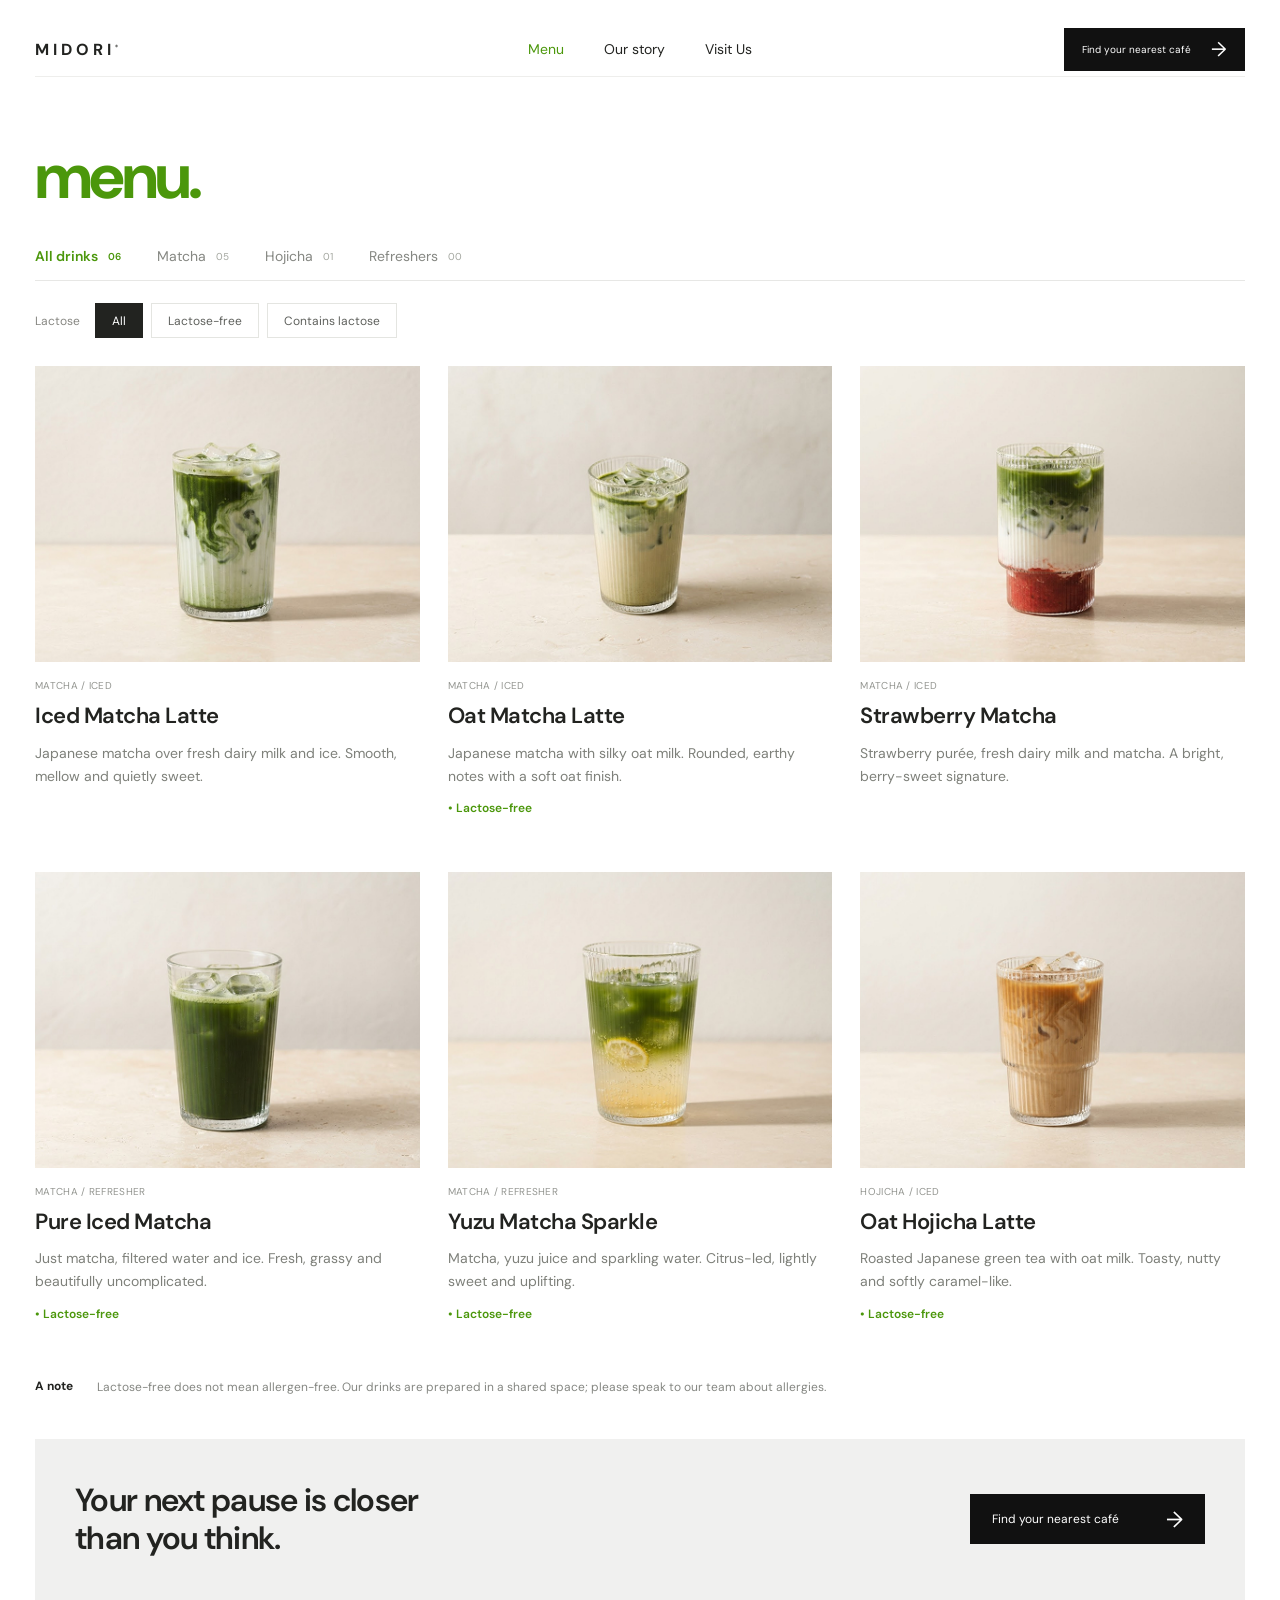
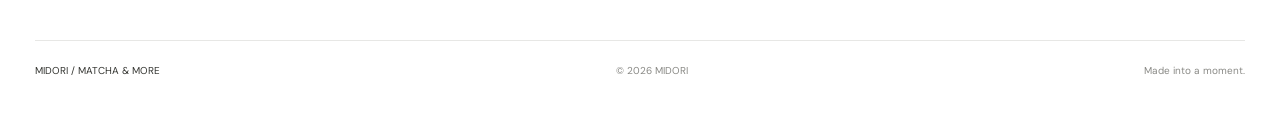
<file: menu.html>
<!DOCTYPE html>
<html lang="en">
<head>
  <meta charset="UTF-8" />
  <meta
    name="viewport"
    content="width=device-width, initial-scale=1.0"
  />

  <title>Menu — MIDORI</title>

  <link rel="stylesheet" href="./style.css" />
</head>

<body>
  <div class="menu-page">

    
<!-- HEADER -->
<header class="header">

  <a href="./index.html" class="logo">
    MIDORI<sup>®</sup>
  </a>

  <!-- MOBILE BURGER -->
  <button
    class="menu-toggle"
    type="button"
    aria-label="Open menu"
    aria-expanded="false"
    aria-controls="menu-navigation"
  >
    <span></span>
    <span></span>
    <span></span>
  </button>

  <!-- NAVIGATION -->
  <nav
    class="navigation"
    id="menu-navigation"
    aria-label="Main navigation"
  >
    <a href="./menu.html" class="active" aria-current="page">
      Menu
    </a>

    <a href="./story.html">Our story</a>

    <a href="./visit.html">Visit Us</a>

    <!-- MOBILE ONLY -->
    <a
      href="./reserve.html"
      class="mobile-reserve-link"
    >
      Reserve a table
      <span>→</span>
    </a>
  </nav>

  <!-- DESKTOP BUTTON: KEEP ORIGINAL -->
  <a href="./visit.html" class="reserve-button">
    Find your nearest café
    <span>→</span>
  </a>

</header>


    <main class="menu-main">

      <!-- PAGE TITLE -->
      <h1 class="menu-title">menu.</h1>

      <!-- CATEGORY FILTERS -->
      <div class="menu-categories" aria-label="Drink categories">

        <button
          type="button"
          class="category-btn active"
          data-category="all"
          aria-pressed="true"
        >
          All drinks <span>06</span>
        </button>

        <button
          type="button"
          class="category-btn"
          data-category="matcha"
          aria-pressed="false"
        >
          Matcha <span>05</span>
        </button>

        <button
          type="button"
          class="category-btn"
          data-category="hojicha"
          aria-pressed="false"
        >
          Hojicha <span>01</span>
        </button>

        <button
          type="button"
          class="category-btn"
          data-category="refreshers"
          aria-pressed="false"
        >
          Refreshers <span>00</span>
        </button>
      </div>

      <!-- LACTOSE FILTERS -->
      <div class="menu-filter-row">
        <span class="filter-label">Lactose</span>

        <div class="lactose-filters">
          <button
            type="button"
            class="lactose-btn active"
            data-lactose="all"
            aria-pressed="true"
          >
            All
          </button>

          <button
            type="button"
            class="lactose-btn"
            data-lactose="free"
            aria-pressed="false"
          >
            Lactose-free
          </button>

          <button
            type="button"
            class="lactose-btn"
            data-lactose="contains"
            aria-pressed="false"
          >
            Contains lactose
          </button>
        </div>
      </div>

      <!-- PRODUCT GRID -->
      <section class="menu-grid" id="drinks" aria-label="Our drinks">

        <!-- DRINK 1 -->
        <article
          class="drink-card"
          data-category="matcha"
          data-lactose="contains"
        >
          <div class="drink-image">
            <img
              src="./pic/m1.png"
              alt="Iced Matcha Latte"
              loading="lazy"
            />
          </div>

          <div class="drink-info">
            <span class="drink-category">MATCHA / ICED</span>

            <h2>Iced Matcha Latte</h2>

            <p>
              Japanese matcha over fresh dairy milk and ice.
              Smooth, mellow and quietly sweet.
            </p>
          </div>
        </article>

        <!-- DRINK 2 -->
        <article
          class="drink-card"
          data-category="matcha"
          data-lactose="free"
        >
          <a href="./oat-matcha.html" class="drink-image">
            <img
              src="./pic/m2.png"
              alt="Oat Matcha Latte"
              loading="lazy"
            />
          </a>

          <div class="drink-info">
            <span class="drink-category">MATCHA / ICED</span>

            <h2>Oat Matcha Latte</h2>

            <p>
              Japanese matcha with silky oat milk.
              Rounded, earthy notes with a soft oat finish.
            </p>

            <span class="drink-tag">• Lactose-free</span>
          </div>
        </article>

        <!-- DRINK 3 -->
        <article
          class="drink-card"
          data-category="matcha"
          data-lactose="contains"
        >
          <div class="drink-image">
            <img
              src="./pic/m3.png"
              alt="Strawberry Matcha"
              loading="lazy"
            />
          </div>

          <div class="drink-info">
            <span class="drink-category">MATCHA / ICED</span>

            <h2>Strawberry Matcha</h2>

            <p>
              Strawberry purée, fresh dairy milk and matcha.
              A bright, berry-sweet signature.
            </p>
          </div>
        </article>

        <!-- DRINK 4 -->
        <article
          class="drink-card"
          data-category="matcha"
          data-lactose="free"
        >
          <div class="drink-image">
            <img
              src="./pic/m4.png"
              alt="Pure Iced Matcha"
              loading="lazy"
            />
          </div>

          <div class="drink-info">
            <span class="drink-category">MATCHA / REFRESHER</span>

            <h2>Pure Iced Matcha</h2>

            <p>
              Just matcha, filtered water and ice.
              Fresh, grassy and beautifully uncomplicated.
            </p>

            <span class="drink-tag">• Lactose-free</span>
          </div>
        </article>

        <!-- DRINK 5 -->
        <article
          class="drink-card"
          data-category="matcha"
          data-lactose="free"
        >
          <div class="drink-image">
            <img
              src="./pic/m5.png"
              alt="Yuzu Matcha Sparkle"
              loading="lazy"
            />
          </div>

          <div class="drink-info">
            <span class="drink-category">MATCHA / REFRESHER</span>

            <h2>Yuzu Matcha Sparkle</h2>

            <p>
              Matcha, yuzu juice and sparkling water.
              Citrus-led, lightly sweet and uplifting.
            </p>

            <span class="drink-tag">• Lactose-free</span>
          </div>
        </article>

        <!-- DRINK 6 -->
        <article
          class="drink-card"
          data-category="hojicha"
          data-lactose="free"
        >
          <div class="drink-image">
            <img
              src="./pic/m6.png"
              alt="Oat Hojicha Latte"
              loading="lazy"
            />
          </div>

          <div class="drink-info">
            <span class="drink-category">HOJICHA / ICED</span>

            <h2>Oat Hojicha Latte</h2>

            <p>
              Roasted Japanese green tea with oat milk.
              Toasty, nutty and softly caramel-like.
            </p>

            <span class="drink-tag">• Lactose-free</span>
          </div>
        </article>

      </section>

      <p class="menu-empty" id="menu-empty" hidden>
        No drinks match your filters.
        Try another selection.
      </p>

      <!-- ALLERGY NOTE -->
      <div class="menu-note">
        <strong>A note</strong>

        <p>
          Lactose-free does not mean allergen-free.
          Our drinks are prepared in a shared space;
          please speak to our team about allergies.
        </p>
      </div>

      <!-- CTA -->
      <section class="menu-cta">
        <h2>
          Your next pause is closer<br />
          than you think.
        </h2>

        <a href="./visit.html" class="menu-cta-button">
          Find your nearest café
          <span>→</span>
        </a>
      </section>

    </main>

    <!-- FOOTER -->
    <footer class="menu-footer">
      <span>MIDORI / MATCHA & MORE</span>
      <span>© 2026 MIDORI</span>
      <span>Made into a moment.</span>
    </footer>
  </div>

  <!-- FILTER FUNCTIONALITY -->
  <script>
    const categoryButtons =
      document.querySelectorAll(".category-btn");

    const lactoseButtons =
      document.querySelectorAll(".lactose-btn");

    const drinkCards =
      document.querySelectorAll(".drink-card");

    const emptyMessage =
      document.getElementById("menu-empty");

    let selectedCategory = "all";
    let selectedLactose = "all";

    function filterDrinks() {
      let visibleCount = 0;

      drinkCards.forEach((card) => {
        const matchesCategory =
          selectedCategory === "all" ||
          card.dataset.category === selectedCategory;

        const matchesLactose =
          selectedLactose === "all" ||
          card.dataset.lactose === selectedLactose;

        const shouldShow =
          matchesCategory && matchesLactose;

        card.hidden = !shouldShow;

        if (shouldShow) {
          visibleCount++;
        }
      });

      emptyMessage.hidden = visibleCount !== 0;
    }

    categoryButtons.forEach((button) => {
      button.addEventListener("click", () => {
        selectedCategory = button.dataset.category;

        categoryButtons.forEach((item) => {
          const isActive = item === button;

          item.classList.toggle("active", isActive);
          item.setAttribute("aria-pressed", isActive);
        });

        filterDrinks();
      });
    });

    lactoseButtons.forEach((button) => {
      button.addEventListener("click", () => {
        selectedLactose = button.dataset.lactose;

        lactoseButtons.forEach((item) => {
          const isActive = item === button;

          item.classList.toggle("active", isActive);
          item.setAttribute("aria-pressed", isActive);
        });

        filterDrinks();
      });
    });

    filterDrinks();
  </script>
<script src="./mobile-nav.js" defer></script>
</body>
</html>
</file>
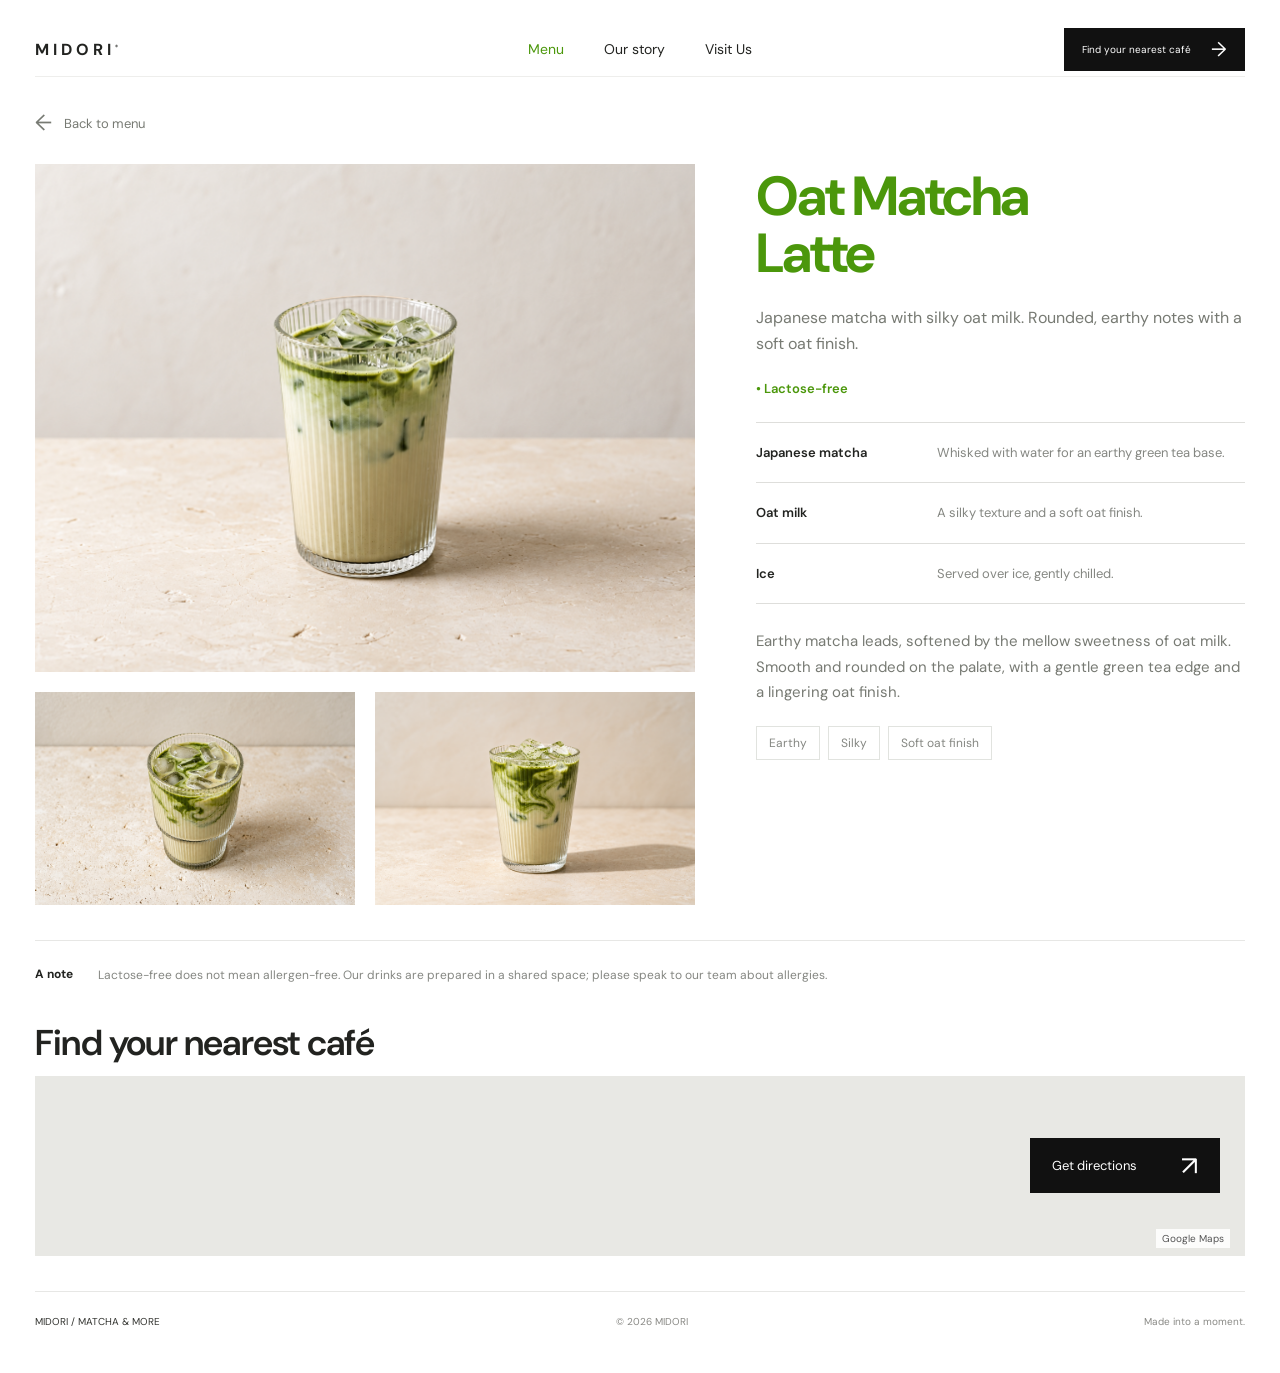
<file: oat-matcha.html>
<!doctype html>
<html lang="en">
  <head>
    <meta charset="UTF-8" />

    <meta name="viewport" content="width=device-width, initial-scale=1.0" />

    <title>Oat Matcha Latte — MIDORI</title>

    <link rel="stylesheet" href="./style.css" />
  </head>

  <body>
    <div class="product-page">
      
<!-- HEADER -->
<header class="header">

  <a href="./index.html" class="logo">
    MIDORI<sup>®</sup>
  </a>

  <!-- MOBILE BURGER -->
  <button
    class="menu-toggle"
    type="button"
    aria-label="Open menu"
    aria-expanded="false"
    aria-controls="product-navigation"
  >
    <span></span>
    <span></span>
    <span></span>
  </button>

  <!-- NAVIGATION -->
  <nav
    class="navigation"
    id="product-navigation"
    aria-label="Main navigation"
  >

    <a href="./menu.html" class="active" aria-current="page">
      Menu
    </a>

    <a href="./story.html">
      Our story
    </a>

    <a href="./visit.html">
      Visit Us
    </a>

    <!-- MOBILE ONLY -->
    <a
      href="./reserve.html"
      class="mobile-reserve-link"
    >
      Reserve a table
      <span>→</span>
    </a>

  </nav>

  <!-- DESKTOP ONLY -->
  <a href="./visit.html" class="reserve-button">
    Find your nearest café
    <span>→</span>
  </a>

</header>


      <!-- MAIN CONTENT -->
      <main class="product-main">
        <!-- BACK TO MENU -->
        <a href="./menu.html" class="product-back">
          <span>←</span>
          Back to menu
        </a>

        <!-- PRODUCT DETAIL -->
        <section class="product-layout">
          <!-- LEFT: PHOTO GALLERY -->
          <div class="product-gallery">
            <!-- MAIN PHOTO -->
            <div class="product-main-image">
              <img src="./pic/mu1.png" alt="Oat Matcha Latte with ice" />
            </div>

            <!-- SMALL PHOTOS -->
            <div class="product-thumbnails">
              <div class="product-thumbnail">
                <img src="./pic/mu2.png" alt="Oat Matcha Latte from above" />
              </div>

              <div class="product-thumbnail">
                <img src="./pic/mu3.png" alt="Oat Matcha Latte side view" />
              </div>
            </div>
          </div>

          <!-- RIGHT: PRODUCT INFORMATION -->
          <div class="product-details">
            <h1>
              Oat Matcha<br />
              Latte
            </h1>

            <p class="product-description">
              Japanese matcha with silky oat milk. Rounded, earthy notes with a
              soft oat finish.
            </p>

            <span class="product-lactose"> • Lactose-free </span>

            <!-- INGREDIENTS -->
            <dl class="product-ingredients">
              <div class="ingredient-row">
                <dt>Japanese matcha</dt>
                <dd>Whisked with water for an earthy green tea base.</dd>
              </div>

              <div class="ingredient-row">
                <dt>Oat milk</dt>
                <dd>A silky texture and a soft oat finish.</dd>
              </div>

              <div class="ingredient-row">
                <dt>Ice</dt>
                <dd>Served over ice, gently chilled.</dd>
              </div>
            </dl>

            <!-- ADDITIONAL DESCRIPTION -->
            <p class="product-tasting">
              Earthy matcha leads, softened by the mellow sweetness of oat milk.
              Smooth and rounded on the palate, with a gentle green tea edge and
              a lingering oat finish.
            </p>

            <!-- TASTE TAGS -->
            <div class="product-tags">
              <span>Earthy</span>
              <span>Silky</span>
              <span>Soft oat finish</span>
            </div>
          </div>
        </section>

        <!-- ALLERGY NOTE -->
        <div class="product-note">
          <strong>A note</strong>

          <p>
            Lactose-free does not mean allergen-free. Our drinks are prepared in
            a shared space; please speak to our team about allergies.
          </p>
        </div>

        <!-- GOOGLE MAPS SECTION -->
        <section class="product-location">
          <h2>Find your nearest café</h2>

          <div class="product-map">
            <!-- REAL GOOGLE MAP -->
            <iframe
              src="https://maps.google.com/maps?q=Bryant%20Park%2C%20New%20York%2C%20NY&amp;z=14&amp;output=embed"
              title="Google Maps — Bryant Park, New York"
              loading="lazy"
              referrerpolicy="no-referrer-when-downgrade"
            ></iframe>

            <!-- CLICKABLE MAP -->
            <a
              href="https://www.google.com/maps/dir/?api=1&amp;destination=Bryant+Park%2C+New+York%2C+NY"
              target="_blank"
              rel="noopener noreferrer"
              class="product-map-link"
              aria-label="Open directions in Google Maps"
            >
              <span class="product-map-button">
                Get directions
                <span>↗</span>
              </span>
            </a>

            <span class="product-map-credit"> Google Maps </span>
          </div>
        </section>
      </main>

      <!-- FOOTER -->
      <footer class="product-footer">
        <span>MIDORI / MATCHA & MORE</span>

        <span>© 2026 MIDORI</span>

        <span>Made into a moment.</span>
      </footer>
    </div>
    <script src="./mobile-nav.js" defer></script>
  </body>
</html>
</file>
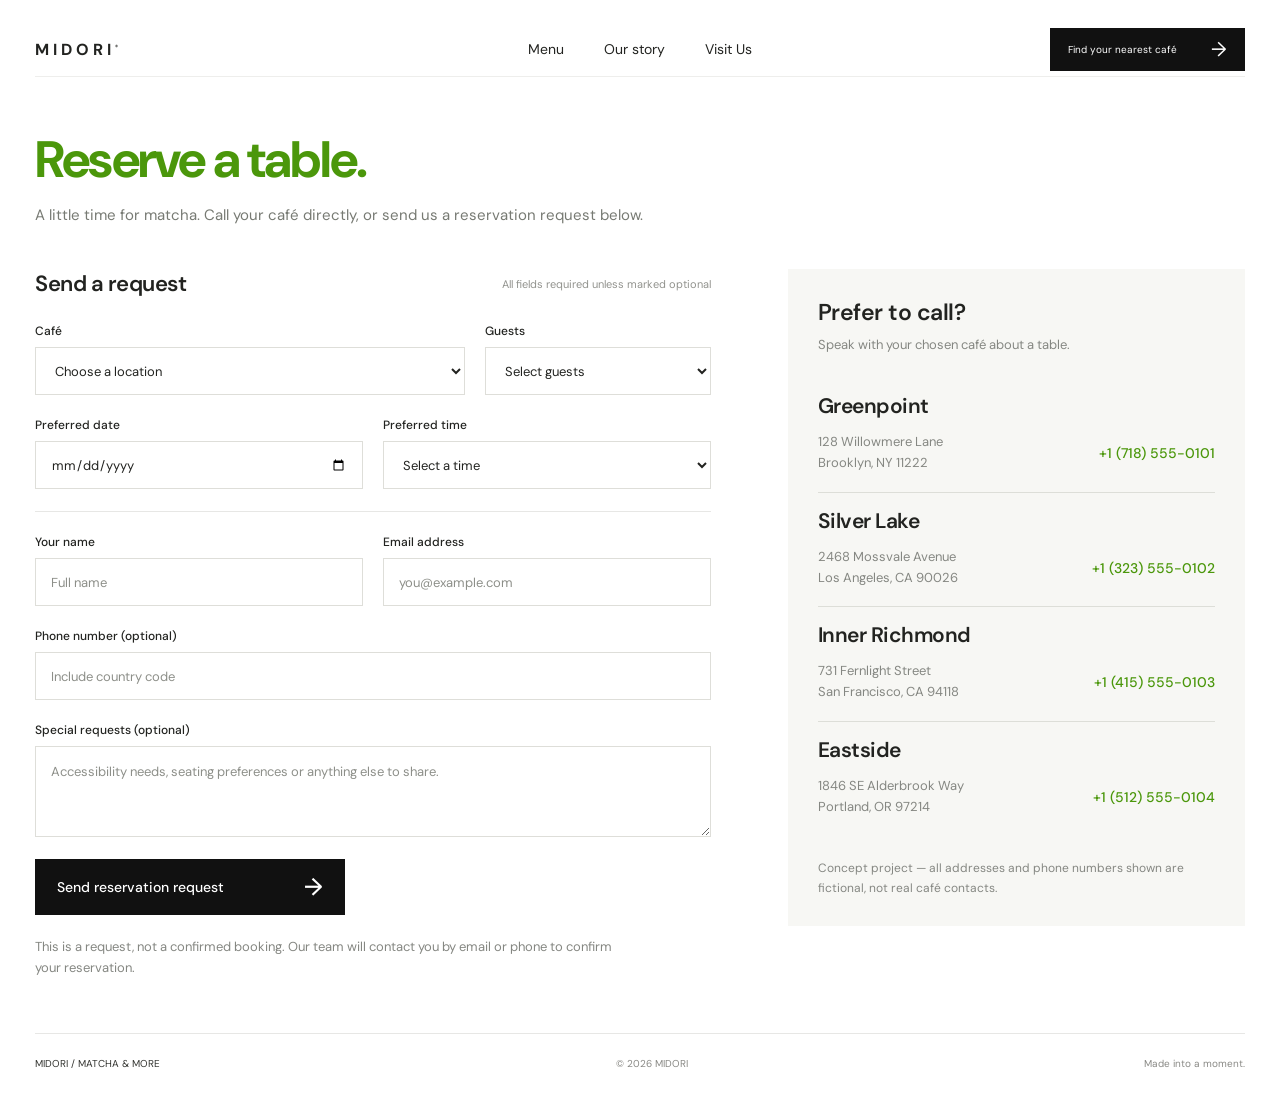
<file: reserve.html>
<!DOCTYPE html>
<html lang="en">
<head>
  <meta charset="UTF-8" />

  <meta
    name="viewport"
    content="width=device-width, initial-scale=1.0"
  />

  <title>Reserve a Table — MIDORI</title>

  <link rel="stylesheet" href="./style.css" />
</head>

<body>
  <div class="reservation-page">

    <!-- HEADER -->
    <header class="header">

      <!-- LOGO LEFT -->
      <a href="./index.html" class="logo">
        MIDORI<sup>®</sup>
      </a>

      <!-- NAVIGATION CENTER -->
      <nav class="navigation" aria-label="Main navigation">
        <a href="./menu.html">Menu</a>
        <a href="./story.html">Our story</a>
        <a href="./visit.html">Visit Us</a>
      </nav>

      <!-- BUTTON RIGHT -->
      <a href="./visit.html" class="reserve-button">
        Find your nearest café
        <span>→</span>
      </a>

    </header>

    <!-- MAIN -->
    <main class="reservation-main">

      <!-- PAGE HEADING -->
      <section class="reservation-intro">
        <h1>Reserve a table.</h1>

        <p>
          A little time for matcha. Call your café directly,
          or send us a reservation request below.
        </p>
      </section>

      <!-- TWO COLUMN LAYOUT -->
      <div class="reservation-layout">

        <!-- LEFT: RESERVATION FORM -->
        <section class="reservation-form-section">

          <div class="reservation-form-heading">
            <h2>Send a request</h2>

            <span>
              All fields required unless marked optional
            </span>
          </div>

          <form class="reservation-form" id="reservation-form">

            <!-- LOCATION AND GUESTS -->
            <div class="reservation-fields location-fields">

              <div class="reservation-field">
                <label for="cafe">Café</label>

                <select id="cafe" name="cafe" required>
                  <option value="" disabled selected>
                    Choose a location
                  </option>

                  <option value="Greenpoint">
                    Greenpoint — Brooklyn
                  </option>

                  <option value="Silver Lake">
                    Silver Lake — Los Angeles
                  </option>

                  <option value="Inner Richmond">
                    Inner Richmond — San Francisco
                  </option>

                  <option value="Eastside">
                    Eastside — Portland
                  </option>
                </select>
              </div>

              <div class="reservation-field">
                <label for="guests">Guests</label>

                <select id="guests" name="guests" required>
                  <option value="" disabled selected>
                    Select guests
                  </option>

                  <option value="1">1 guest</option>
                  <option value="2">2 guests</option>
                  <option value="3">3 guests</option>
                  <option value="4">4 guests</option>
                  <option value="5">5 guests</option>
                  <option value="6">6 guests</option>
                  <option value="7">7 guests</option>
                  <option value="8">8 guests</option>
                </select>
              </div>

            </div>

            <!-- DATE AND TIME -->
            <div class="reservation-fields">

              <div class="reservation-field">
                <label for="date">Preferred date</label>

                <input
                  type="date"
                  id="date"
                  name="date"
                  required
                />
              </div>

              <div class="reservation-field">
                <label for="time">Preferred time</label>

                <select id="time" name="time" required>
                  <option value="" disabled selected>
                    Select a time
                  </option>

                  <option value="09:00">9:00 AM</option>
                  <option value="10:00">10:00 AM</option>
                  <option value="11:00">11:00 AM</option>
                  <option value="12:00">12:00 PM</option>
                  <option value="13:00">1:00 PM</option>
                  <option value="14:00">2:00 PM</option>
                  <option value="15:00">3:00 PM</option>
                  <option value="16:00">4:00 PM</option>
                  <option value="17:00">5:00 PM</option>
                  <option value="18:00">6:00 PM</option>
                  <option value="19:00">7:00 PM</option>
                </select>
              </div>

            </div>

            <!-- DIVIDER -->
            <div class="reservation-divider"></div>

            <!-- NAME AND EMAIL -->
            <div class="reservation-fields">

              <div class="reservation-field">
                <label for="customer-name">
                  Your name
                </label>

                <input
                  type="text"
                  id="customer-name"
                  name="customer-name"
                  placeholder="Full name"
                  autocomplete="name"
                  required
                />
              </div>

              <div class="reservation-field">
                <label for="email">
                  Email address
                </label>

                <input
                  type="email"
                  id="email"
                  name="email"
                  placeholder="you@example.com"
                  autocomplete="email"
                  required
                />
              </div>

            </div>

            <!-- PHONE -->
            <div class="reservation-field">
              <label for="phone">
                Phone number (optional)
              </label>

              <input
                type="tel"
                id="phone"
                name="phone"
                placeholder="Include country code"
                autocomplete="tel"
              />
            </div>

            <!-- SPECIAL REQUESTS -->
            <div class="reservation-field">
              <label for="requests">
                Special requests (optional)
              </label>

              <textarea
                id="requests"
                name="requests"
                rows="3"
                placeholder="Accessibility needs, seating preferences or anything else to share."
              ></textarea>
            </div>

            <!-- SUBMIT -->
            <button
              type="submit"
              class="reservation-submit"
            >
              Send reservation request
              <span>→</span>
            </button>

            <!-- DEMO FEEDBACK -->
            <p
              class="reservation-feedback"
              id="reservation-feedback"
              role="status"
              aria-live="polite"
              hidden
            ></p>

            <p class="reservation-disclaimer">
              This is a request, not a confirmed booking.
              Our team will contact you by email or phone
              to confirm your reservation.
            </p>

          </form>

        </section>

        <!-- RIGHT: CONTACTS -->
        <aside class="reservation-contact">

          <h2>Prefer to call?</h2>

          <p class="reservation-contact-intro">
            Speak with your chosen café about a table.
          </p>

          <!-- GREENPOINT -->
          <div class="reservation-location">
            <h3>Greenpoint</h3>

            <div class="reservation-location-details">
              <p>
                128 Willowmere Lane<br />
                Brooklyn, NY 11222
              </p>

              <span>+1 (718) 555-0101</span>
            </div>
          </div>

          <!-- SILVER LAKE -->
          <div class="reservation-location">
            <h3>Silver Lake</h3>

            <div class="reservation-location-details">
              <p>
                2468 Mossvale Avenue<br />
                Los Angeles, CA 90026
              </p>

              <span>+1 (323) 555-0102</span>
            </div>
          </div>

          <!-- INNER RICHMOND -->
          <div class="reservation-location">
            <h3>Inner Richmond</h3>

            <div class="reservation-location-details">
              <p>
                731 Fernlight Street<br />
                San Francisco, CA 94118
              </p>

              <span>+1 (415) 555-0103</span>
            </div>
          </div>

          <!-- EASTSIDE -->
          <div class="reservation-location">
            <h3>Eastside</h3>

            <div class="reservation-location-details">
              <p>
                1846 SE Alderbrook Way<br />
                Portland, OR 97214
              </p>

              <span>+1 (512) 555-0104</span>
            </div>
          </div>

          <p class="reservation-contact-note">
            Concept project — all addresses and phone
            numbers shown are fictional, not real café
            contacts.
          </p>

        </aside>

      </div>

    </main>

    <!-- FOOTER -->
    <footer class="reservation-footer">
      <span>MIDORI / MATCHA & MORE</span>
      <span>© 2026 MIDORI</span>
      <span>Made into a moment.</span>
    </footer>

  </div>

  <!-- DEMO FORM BEHAVIOR -->
  <script>
    const form = document.getElementById("reservation-form");
    const feedback = document.getElementById("reservation-feedback");
    const dateInput = document.getElementById("date");

    // Do not allow past dates
    const now = new Date();

    const localDate = [
      now.getFullYear(),
      String(now.getMonth() + 1).padStart(2, "0"),
      String(now.getDate()).padStart(2, "0")
    ].join("-");

    dateInput.min = localDate;

    // Demo: validate the form without sending data
    form.addEventListener("submit", function(event) {
      event.preventDefault();

      feedback.hidden = false;
      feedback.textContent =
        "Demo mode: your form is valid, but no reservation request was sent. This website is a concept project.";
    });
  </script>

</body>
</html>
</file>
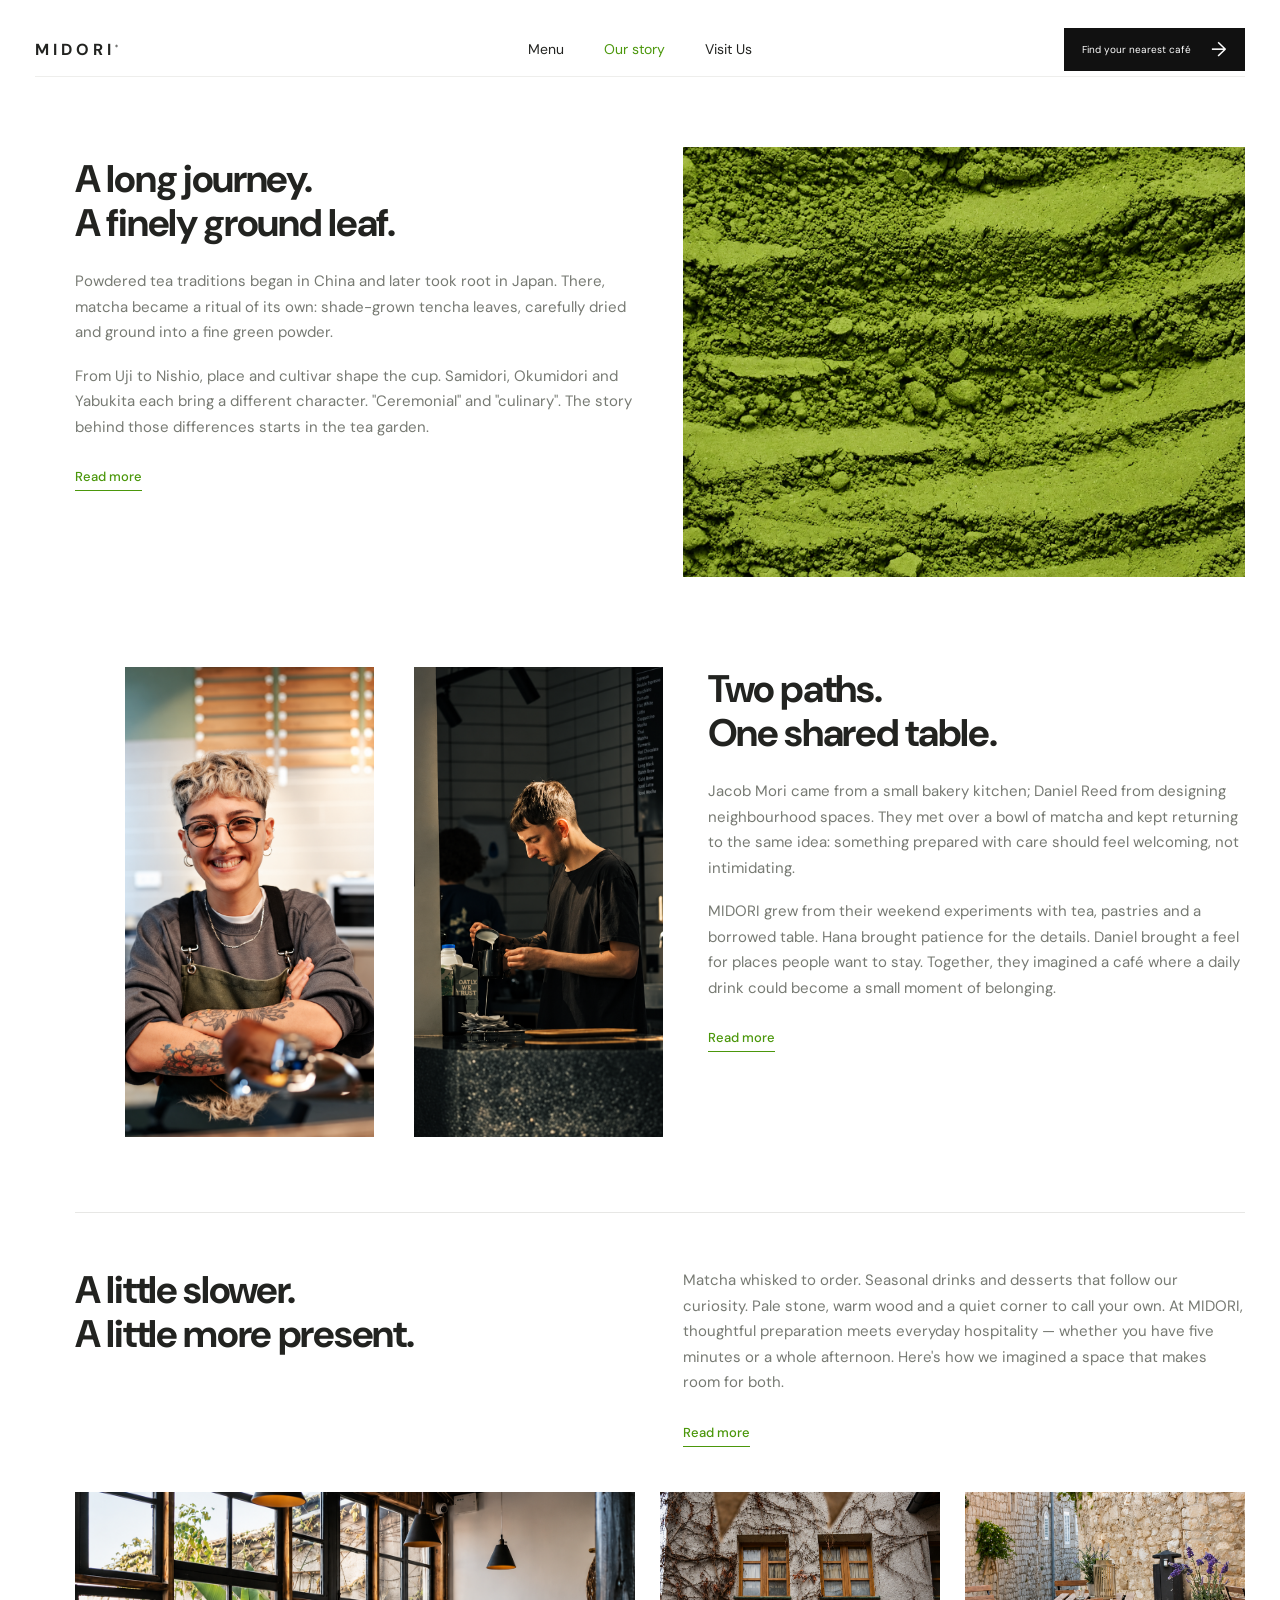
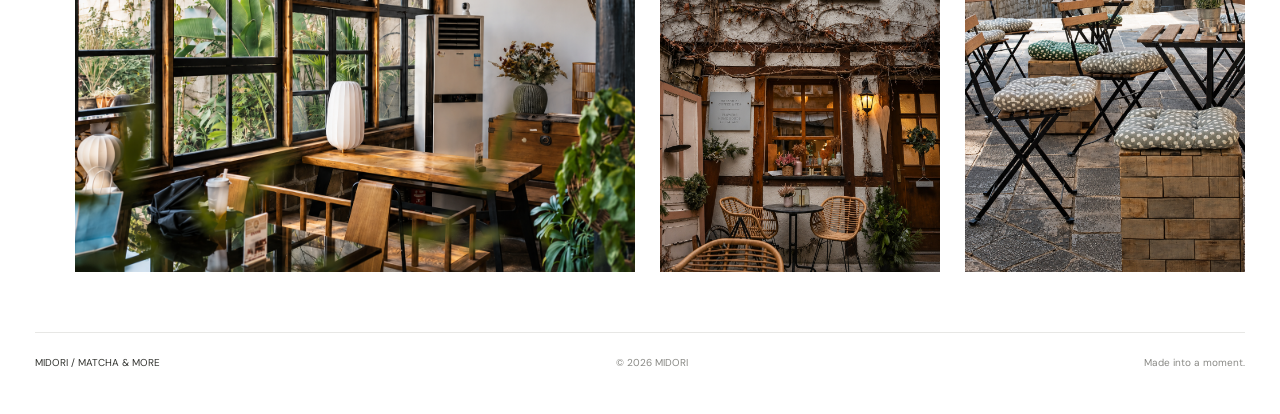
<file: story.html>
<!doctype html>
<html lang="en">
  <head>
    <meta charset="UTF-8" />

    <meta name="viewport" content="width=device-width, initial-scale=1.0" />

    <title>Our Story — MIDORI</title>

    <link rel="stylesheet" href="./style.css?v=8" />
  </head>

  <body>
    <div class="story-page">
      
<!-- HEADER -->
<header class="header">

  <a href="./index.html" class="logo">
    MIDORI<sup>®</sup>
  </a>

  <!-- MOBILE BURGER -->
  <button
    class="menu-toggle"
    type="button"
    aria-label="Open menu"
    aria-expanded="false"
    aria-controls="story-navigation"
  >
    <span></span>
    <span></span>
    <span></span>
  </button>

  <!-- NAVIGATION -->
  <nav
    class="navigation"
    id="story-navigation"
    aria-label="Main navigation"
  >
    <a href="./menu.html">Menu</a>

    <a href="./story.html" class="active" aria-current="page">
      Our story
    </a>

    <a href="./visit.html">Visit Us</a>

    <!-- MOBILE ONLY -->
    <a
      href="./reserve.html"
      class="mobile-reserve-link"
    >
      Reserve a table
      <span>→</span>
    </a>
  </nav>

  <!-- DESKTOP BUTTON: KEEP ORIGINAL -->
  <a href="./visit.html" class="reserve-button">
    Find your nearest café
    <span>→</span>
  </a>

</header>


      <main class="story-main">
        <!-- SECTION 1 -->
        <section class="story-section story-intro">
          <div class="story-text">
            <h1>
              A long journey.<br />
              A finely ground leaf.
            </h1>

            <p>
              Powdered tea traditions began in China and later took root in
              Japan. There, matcha became a ritual of its own: shade-grown
              tencha leaves, carefully dried and ground into a fine green
              powder.
            </p>

            <p>
              From Uji to Nishio, place and cultivar shape the cup. Samidori,
              Okumidori and Yabukita each bring a different character.
              "Ceremonial" and "culinary". The story behind those differences
              starts in the tea garden.
            </p>

            <a href="#" class="story-read-more">
              Read more
              <span>↗</span>
            </a>
          </div>

          <div class="story-intro-image">
            <img src="./pic/au1.png" alt="Close-up of Japanese matcha powder" />
          </div>
        </section>

        <!-- SECTION 2 -->
        <section class="story-section story-founders">
          <div class="story-founders-images">
            <img src="./pic/au3.png" alt="MIDORI barista" />

            <img src="./pic/au2.png" alt="Barista preparing a drink" />
          </div>

          <div class="story-text">
            <h2>
              Two paths.<br />
              One shared table.
            </h2>

            <p>
              Jacob Mori came from a small bakery kitchen; Daniel Reed from
              designing neighbourhood spaces. They met over a bowl of matcha and
              kept returning to the same idea: something prepared with care
              should feel welcoming, not intimidating.
            </p>

            <p>
              MIDORI grew from their weekend experiments with tea, pastries and
              a borrowed table. Hana brought patience for the details. Daniel
              brought a feel for places people want to stay. Together, they
              imagined a café where a daily drink could become a small moment of
              belonging.
            </p>

            <a href="#" class="story-read-more">
              Read more
              <span>↗</span>
            </a>
          </div>
        </section>

        <!-- SECTION 3 -->
        <section class="story-presence">
          <div class="story-presence-heading">
            <h2>
              A little slower.<br />
              A little more present.
            </h2>
          </div>

          <div class="story-presence-content">
            <p>
              Matcha whisked to order. Seasonal drinks and desserts that follow
              our curiosity. Pale stone, warm wood and a quiet corner to call
              your own. At MIDORI, thoughtful preparation meets everyday
              hospitality — whether you have five minutes or a whole afternoon.
              Here's how we imagined a space that makes room for both.
            </p>

            <a href="#" class="story-read-more">
              Read more
              <span>↗</span>
            </a>
          </div>
        </section>

        <!-- GALLERY -->
        <section class="story-gallery">
          <div class="story-gallery-large">
            <img src="./pic/au6.png" alt="MIDORI café interior" />
          </div>

          <div class="story-gallery-small">
            <img src="./pic/au5.png" alt="MIDORI café exterior" />
          </div>

          <div class="story-gallery-small">
            <img src="./pic/au4.png" alt="MIDORI outdoor seating" />
          </div>
        </section>
      </main>

      <!-- FOOTER -->
      <footer class="story-footer">
        <span>MIDORI / MATCHA & MORE</span>
        <span>© 2026 MIDORI</span>
        <span>Made into a moment.</span>
      </footer>
    </div>
    <script src="./mobile-nav.js" defer></script>
  </body>
</html>
</file>
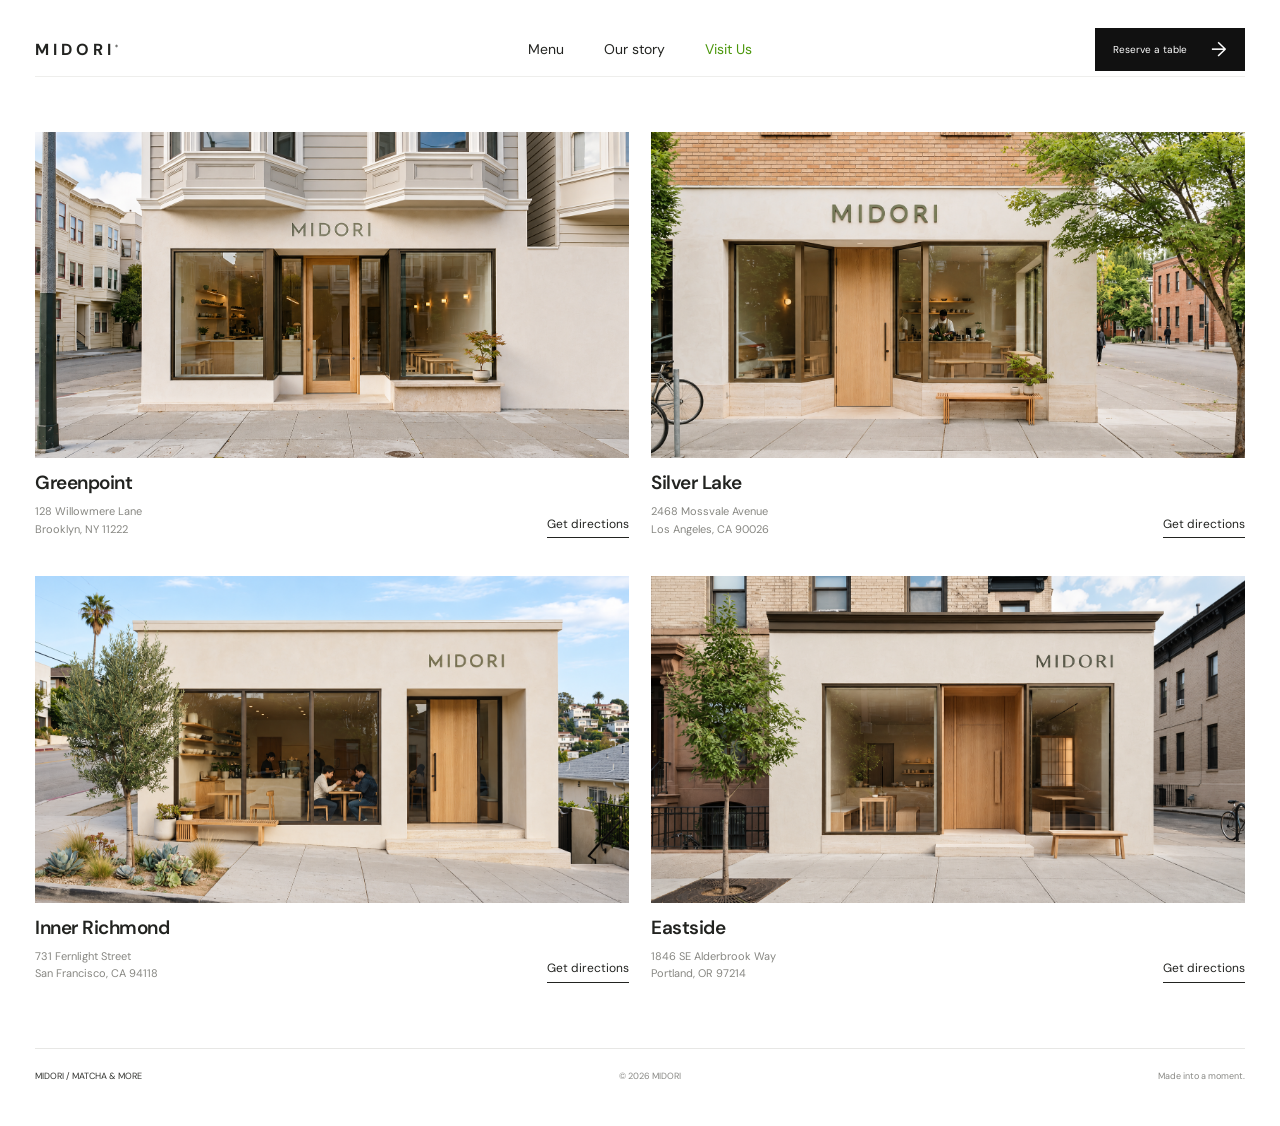
<file: visit.html>
<!DOCTYPE html>
<html lang="en">
  <head>
    <meta charset="UTF-8" />

    <meta
      name="viewport"
      content="width=device-width, initial-scale=1.0"
    />

    <title>Visit Us — MIDORI</title>

    <link rel="stylesheet" href="./style.css" />
  </head>

  <body>
    <div class="visit-page">

      
<!-- HEADER -->
<header class="header">

  <a href="./index.html" class="logo">
    MIDORI<sup>®</sup>
  </a>

  <!-- MOBILE BURGER -->
  <button
    class="menu-toggle"
    type="button"
    aria-label="Open menu"
    aria-expanded="false"
    aria-controls="visit-navigation"
  >
    <span></span>
    <span></span>
    <span></span>
  </button>

  <!-- NAVIGATION -->
  <nav
    class="navigation"
    id="visit-navigation"
    aria-label="Main navigation"
  >
    <a href="./index.html#menu">Menu</a>
    <a href="./index.html#story">Our story</a>
    <a href="./visit.html" class="active">Visit Us</a>

    <!-- ONLY MOBILE -->
    <a
      href="./reserve.html"
      class="mobile-reserve-link"
    >
      Reserve a table
      <span>→</span>
    </a>
  </nav>

  <!-- ONLY DESKTOP -->
  <a href="./reserve.html" class="reserve-button">
    Reserve a table
    <span>→</span>
  </a>

</header>

<!-- LOCATIONS -->

      <!-- LOCATIONS -->
      <main class="locations" id="locations">

        <!-- GREENPOINT -->
        <article class="location-card">

          <div class="location-image">
            <img
              src="./pic/loc1.png"
              alt="MIDORI Greenpoint cafe"
            />
          </div>

          <div class="location-info">

            <div class="location-details">
              <h2>Greenpoint</h2>

              <p>
                128 Willowmere Lane<br />
                Brooklyn, NY 11222
              </p>
            </div>

            <a
              href="https://www.google.com/maps/search/?api=1&query=Brooklyn+NY+11222"
              target="_blank"
              rel="noopener noreferrer"
              class="directions-link"
            >
              Get directions
            
            </a>

          </div>
        </article>

        <!-- SILVER LAKE -->
        <article class="location-card">

          <div class="location-image">
            <img
              src="./pic/loc2.png"
              alt="MIDORI Silver Lake cafe"
            />
          </div>

          <div class="location-info">

            <div class="location-details">
              <h2>Silver Lake</h2>

              <p>
                2468 Mossvale Avenue<br />
                Los Angeles, CA 90026
              </p>
            </div>

            <a
              href="https://www.google.com/maps/search/?api=1&query=Los+Angeles+CA+90026"
              target="_blank"
              rel="noopener noreferrer"
              class="directions-link"
            >
              Get directions
              
            </a>

          </div>
        </article>

        <!-- INNER RICHMOND -->
        <article class="location-card">

          <div class="location-image">
            <img
              src="./pic/loc3.png"
              alt="MIDORI Inner Richmond cafe"
            />
          </div>

          <div class="location-info">

            <div class="location-details">
              <h2>Inner Richmond</h2>

              <p>
                731 Fernlight Street<br />
                San Francisco, CA 94118
              </p>
            </div>

            <a
              href="https://www.google.com/maps/search/?api=1&query=San+Francisco+CA+94118"
              target="_blank"
              rel="noopener noreferrer"
              class="directions-link"
            >
              Get directions
              
            </a>

          </div>
        </article>

        <!-- EASTSIDE -->
        <article class="location-card">

          <div class="location-image">
            <img
              src="./pic/loc4.png"
              alt="MIDORI Eastside cafe"
            />
          </div>

          <div class="location-info">

            <div class="location-details">
              <h2>Eastside</h2>

              <p>
                1846 SE Alderbrook Way<br />
                Portland, OR 97214
              </p>
            </div>

            <a
              href="https://www.google.com/maps/search/?api=1&query=Portland+OR+97214"
              target="_blank"
              rel="noopener noreferrer"
              class="directions-link"
            >
              Get directions
             
            </a>

          </div>
        </article>

      </main>

      <!-- FOOTER -->
      <footer class="visit-footer">

        <span>MIDORI / MATCHA & MORE</span>

        <span>© 2026 MIDORI</span>

        <span>Made into a moment.</span>

      </footer>

    </div>
    
<script>
  const visitToggle = document.querySelector(
    ".visit-page .menu-toggle"
  );

  const visitNavigation = document.querySelector(
    "#visit-navigation"
  );

  if (visitToggle && visitNavigation) {

    function setVisitMenuOpen(open) {
      visitToggle.classList.toggle("is-open", open);
      visitNavigation.classList.toggle("is-open", open);

      visitToggle.setAttribute(
        "aria-expanded",
        String(open)
      );

      visitToggle.setAttribute(
        "aria-label",
        open ? "Close menu" : "Open menu"
      );
    }

    visitToggle.addEventListener("click", () => {
      const isOpen =
        visitToggle.getAttribute("aria-expanded") === "true";

      setVisitMenuOpen(!isOpen);
    });

    visitNavigation.querySelectorAll("a").forEach(link => {
      link.addEventListener("click", () => {
        setVisitMenuOpen(false);
      });
    });

    document.addEventListener("keydown", event => {
      if (event.key === "Escape") {
        setVisitMenuOpen(false);
      }
    });

    document.addEventListener("click", event => {
      if (
        !visitToggle.contains(event.target) &&
        !visitNavigation.contains(event.target)
      ) {
        setVisitMenuOpen(false);
      }
    });

    window.addEventListener("resize", () => {
      if (window.innerWidth > 768) {
        setVisitMenuOpen(false);
      }
    });
  }
</script>

  </body>
</html>
</file>
<file: style.css>
@import url("https://fonts.googleapis.com/css2?family=DM+Sans:wght@400;500;600;700&family=Instrument+Serif:ital@0;1&display=swap");

/* RESET */

* {
  margin: 0;
  padding: 0;
  box-sizing: border-box;
}
html {
  scroll-behavior: smooth;
}
body {
  font-family: "DM Sans", sans-serif;
  background: #fff;
  color: #222320;
  overflow-x: clip;
}
a {
  text-decoration: none;
  color: inherit;
}

/* SHARED HEADER */

.header {
  width: 100%;
  height: 55px;
  display: flex;
  justify-content: space-between;
  align-items: center;
  position: relative;
  z-index: 10;
  border-bottom: 1px solid #eeeeec;
}
.logo {
  font-size: 16px;
  font-weight: 700;
  letter-spacing: 4px;
}
.logo sup {
  font-size: 6px;
  letter-spacing: 0;
}
.navigation {
  position: absolute;
  left: 50%;
  transform: translateX(-50%);
  display: flex;
  align-items: center;
  gap: 40px;
}
.navigation a {
  position: relative;
  display: inline-block;
  padding: 8px 0;
  font-size: 14px;
  font-weight: 400;
  color: #222320;
  transition:
    color 0.3s ease,
    transform 0.3s ease;
}
.navigation a:hover {
  color: #0a7008;
  transform: scale(1.1);
}
.navigation a.active {
  color: #4b970b;
}
.navigation a.active::after {
  display: none;
}
.reserve-button {
  width: auto;
  min-width: 150px;
  height: 43px;
  padding: 0 18px;
  gap: 20px;
  background: #111;
  color: #fff;
  display: flex;
  align-items: center;
  justify-content: space-between;
  font-size: 10px;
  transition: background-color 0.3s ease;
}
.reserve-button:hover {
  background: #4b970b;
}
.reserve-button span {
  font-size: 20px;
}

/* HOME — 3D ENTRANCE */

.home-page {
  width: 100%;
  min-height: 100vh;
  background: #fbfbf7;
}
.matcha-journey {
  position: relative;
  height: 240vh;
  height: 240svh;
}
.matcha-journey__sticky {
  position: sticky;
  top: 0;
  height: 100vh;
  height: 100svh;
  overflow: hidden;
  isolation: isolate;
  background: #fbfbf7;
}
.matcha-3d {
  position: absolute;
  inset: 0;
  z-index: 1;
  pointer-events: none;
}
.matcha-3d canvas {
  display: block;
  width: 100%;
  height: 100%;
}
.matcha-3d__fallback {
  position: absolute;
  top: 50%;
  left: 50%;
  width: min(45vw, 520px);
  max-height: 70vh;
  object-fit: contain;
  transform: translate(-50%, -50%);
}
.matcha-3d__fallback[hidden] {
  display: none;
}

.scroll-cue {
  position: absolute;
  z-index: 2;
  bottom: 28px;
  left: 50%;
  display: flex;
  flex-direction: column;
  align-items: center;
  gap: 8px;
  padding: 12px;
  border: 0;
  background: transparent;
  color: #273b1f;
  font:
    500 11px "DM Sans",
    sans-serif;
  letter-spacing: 2px;
  cursor: pointer;
  transform: translateX(-50%);
}
.scroll-cue__arrow {
  font-size: 28px;
  line-height: 1;
  animation: midori-arrow 1.8s ease-in-out infinite;
}

@keyframes midori-arrow {
  0%,
  100% {
    transform: translateY(0);
  }
  50% {
    transform: translateY(7px);
  }
}

/* GREEN HERO */

.matcha-green {
  position: absolute;
  inset: 0;
  z-index: 3;
  display: flex;
  flex-direction: column;
  background:
    radial-gradient(
      ellipse at 82% 40%,
      rgba(128, 185, 60, 0.15),
      transparent 46%
    ),
    radial-gradient(
      ellipse at 18% 74%,
      rgba(82, 170, 19, 0.24),
      transparent 52%
    ),
    linear-gradient(115deg, #3e850e 0%, #34740d 52%, #295f0e 100%);
  color: #fff;
  opacity: 0;
  pointer-events: none;
}

.matcha-green .header,
.matcha-green .hero-content {
  opacity: 0;
}

.home-page .header {
  z-index: 5;
  flex-shrink: 0;
  height: 78px;
  padding: 0 clamp(24px, 4.8vw, 90px);
  border-bottom: 1px solid rgba(255, 255, 255, 0.22);
}

.home-page .logo,
.home-page .navigation a,
.home-page .navigation a.active {
  color: #fff;
}

.home-page .navigation a:hover {
  color: #e5f5d5;
}
.home-page .reserve-button {
  background: transparent;
  border: 1px solid rgba(255, 255, 255, 0.48);
  color: #fff;
}
.home-page .reserve-button:hover {
  background: rgba(255, 255, 255, 0.13);
}

.home-page .hero {
  position: relative;
  z-index: 1;
  flex: 1;
  display: flex;
  align-items: center;
  width: 100%;
  min-height: 0;
  padding: 35px clamp(25px, 5.5vw, 110px);
}
.home-page .hero-content {
  position: relative;
  z-index: 2;
  width: min(100%, 920px);
}
.home-page .hero-content h1 {
  display: flex;
  flex-direction: column;
  align-items: flex-start;
  gap: 8px;
  color: #fff;
}

.home-page .hero-title-main {
  display: block;
  font-family: "DM Sans", sans-serif;
  font-size: clamp(110px, 11.8vw, 212px);
  font-weight: 700;
  line-height: 0.93;
  letter-spacing: -0.065em;
}

.home-page .hero-title-sub {
  display: block;
  font-family: "Instrument Serif", Georgia, serif;
  font-size: clamp(48px, 4.35vw, 78px);
  font-weight: 400;
  line-height: 1.05;
  letter-spacing: -0.018em;
  text-wrap: balance;
}

.home-page .description {
  max-width: 460px;
  margin-top: clamp(28px, 3.2vw, 52px);
  font-size: 17px;
  line-height: 1.65;
  color: rgba(255, 255, 255, 0.86);
}
.home-page .hero-buttons {
  display: flex;
  flex-wrap: wrap;
  gap: 16px;
  margin-top: 36px;
}
.home-page .btn {
  display: inline-flex;
  align-items: center;
  justify-content: center;
  min-height: 52px;
  padding: 0 28px;
  font-size: 14px;
  font-weight: 500;
  white-space: nowrap;
  transition:
    transform 0.3s ease,
    background-color 0.3s ease;
}
.home-page .btn:hover {
  transform: translateY(-3px);
}
.home-page .btn-dark {
  gap: 30px;
  background: #fff;
  color: #273b1f;
}
.home-page .btn-dark:hover {
  background: #e5f5d5;
}
.home-page .btn-dark span {
  font-size: 24px;
}
.home-page .btn-light {
  min-width: 140px;
  border: 1px solid rgba(255, 255, 255, 0.7);
  background: transparent;
  color: #fff;
}
.home-page .btn-light:hover {
  background: rgba(255, 255, 255, 0.12);
}

.home-page .hero-symbol {
  position: absolute;
  top: 50%;
  right: 4%;
  transform: translateY(-50%);
  font: clamp(240px, 39vw, 610px)/1 serif;
  color: rgba(218, 255, 195, 0.105);
  pointer-events: none;
  user-select: none;
}

/* FALLBACK */

.home-page.is-fallback .matcha-journey {
  height: 100vh;
  height: 100svh;
}
.home-page.is-fallback .matcha-journey__sticky {
  position: relative;
}
.home-page.is-fallback .matcha-green,
.home-page.is-fallback .matcha-green .header,
.home-page.is-fallback .matcha-green .hero-content {
  opacity: 1 !important;
}
.home-page.is-fallback .matcha-green {
  pointer-events: auto !important;
}
.home-page.is-fallback .matcha-3d,
.home-page.is-fallback .scroll-cue {
  display: none;
}

/* VISIT US */

.visit-page {
  width: 100%;
  min-height: 100vh;
  padding: 22px 35px;
  background: #fff;
  display: flex;
  flex-direction: column;
}
.visit-header {
  height: 72px;
  display: flex;
  align-items: center;
  justify-content: space-between;
  gap: 20px;
  border-bottom: 1px solid #e7e7e5;
}
.visit-logo {
  font-size: 18px;
  font-weight: 600;
  letter-spacing: 5px;
  white-space: nowrap;
}
.visit-logo sup {
  font-size: 6px;
  letter-spacing: 0;
}
.visit-navigation {
  display: flex;
  align-items: center;
  gap: 42px;
}
.visit-navigation a {
  position: relative;
  display: inline-block;
  font-size: 12px;
  color: #222320;
  padding: 8px 0;
  transition:
    color 0.3s ease,
    transform 0.3s ease;
}
.visit-navigation a:hover {
  color: #4b970b;
  transform: scale(1.1);
}
.visit-navigation a.active {
  color: #4b970b;
}
.visit-header-button {
  min-width: 205px;
  height: 46px;
  background: #101010;
  color: #fff;
  padding: 0 22px;
  display: flex;
  align-items: center;
  justify-content: space-between;
  gap: 20px;
  font-size: 11px;
  transition:
    background-color 0.3s ease,
    transform 0.3s ease;
}
.visit-header-button span {
  font-size: 22px;
  line-height: 1;
}
.visit-header-button:hover {
  background: #4b970b;
  transform: translateY(-2px);
}

.locations {
  display: grid;
  grid-template-columns: repeat(2, minmax(0, 1fr));
  column-gap: 22px;
  row-gap: 38px;
  padding-top: 55px;
  padding-bottom: 65px;
  flex: 1;
}
.location-card {
  min-width: 0;
}
.location-image {
  width: 100%;
  aspect-ratio: 1.82 / 1;
  overflow: hidden;
  background: #f0efeb;
}
.location-image img {
  width: 100%;
  height: 100%;
  display: block;
  object-fit: cover;
  transition: transform 0.5s ease;
}
.location-card:hover .location-image img {
  transform: scale(1.045);
}
.location-info {
  display: flex;
  justify-content: space-between;
  align-items: flex-end;
  gap: 15px;
  padding-top: 14px;
}
.location-details h2 {
  margin: 0 0 8px;
  font-size: 19px;
  font-weight: 600;
  line-height: 1.2;
  letter-spacing: -0.5px;
}
.location-details p {
  margin: 0;
  font-size: 11px;
  line-height: 1.6;
  color: #878782;
}
.directions-link {
  display: inline-flex;
  align-items: center;
  gap: 20px;
  padding-bottom: 3px;
  color: #222320;
  font-size: 11px;
  white-space: nowrap;
  transition:
    color 0.3s ease,
    border-color 0.3s ease;
}
.directions-link span {
  font-size: 15px;
  transition: transform 0.3s ease;
}
.directions-link:hover {
  color: #4b970b;
  border-color: #4b970b;
}
.directions-link:hover span {
  transform: translate(3px, -3px);
}
.visit-footer {
  min-height: 56px;
  display: flex;
  justify-content: space-between;
  align-items: center;
  gap: 20px;
  border-top: 1px solid #e7e7e5;
}
.visit-footer span {
  font-size: 9px;
  color: #898985;
}
.visit-footer span:first-child {
  color: #343531;
}

/* OUR STORY */

.story-page {
  width: 100%;
  min-height: 100vh;
  padding: 22px 35px;
  background: #fff;
}
.story-page .header {
  width: 100%;
}
.story-main {
  width: 100%;
  max-width: 1440px;
  margin: 0 auto;
  padding-top: 70px;
  padding-left: 40px;
}
.story-section {
  display: grid;
  grid-template-columns: 1fr 1fr;
  gap: 45px;
  align-items: start;
}
.story-text {
  max-width: 570px;
}
.story-text h1,
.story-text h2,
.story-presence h2 {
  margin: 0 0 24px;
  font-size: clamp(30px, 3vw, 48px);
  font-weight: 700;
  line-height: 1.15;
  letter-spacing: -1.3px;
}
.story-text p,
.story-presence p {
  margin: 0 0 18px;
  font-size: 15px;
  line-height: 1.7;
  color: #777a73;
}
.story-read-more {
  display: inline-flex;
  align-items: center;
  gap: 28px;
  margin-top: 10px;
  color: #4b970b;
  font-size: 13px;
  font-weight: 500;
  transition:
    color 0.3s ease,
    transform 0.3s ease;
}
.story-read-more span {
  font-size: 17px;
  transition: transform 0.3s ease;
}
.story-read-more:hover {
  color: #2e6705;
}
.story-read-more:hover span {
  transform: translate(4px, -4px);
}
.story-intro {
  margin-bottom: 90px;
}
.story-intro .story-text {
  padding-top: 10px;
}
.story-intro-image {
  width: 100%;
  height: 430px;
  overflow: hidden;
}
.story-intro-image img {
  display: block;
  width: 100%;
  height: 100%;
  object-fit: cover;
}
.story-founders {
  margin-bottom: 75px;
  padding-left: 50px;
}
.story-founders-images {
  display: grid;
  grid-template-columns: 1fr 1fr;
  gap: 40px;
  height: 470px;
}
.story-founders-images img {
  width: 100%;
  height: 100%;
  object-fit: cover;
  display: block;
}
.story-founders .story-text {
  padding-top: 0;
}
.story-presence {
  display: grid;
  grid-template-columns: 1fr 1fr;
  gap: 45px;
  padding-top: 55px;
  padding-bottom: 45px;
  border-top: 1px solid #e7e7e5;
}
.story-presence-content {
  max-width: 570px;
}
.story-gallery {
  display: grid;
  grid-template-columns: 2fr 1fr 1fr;
  gap: 25px;
  padding-bottom: 60px;
}
.story-gallery > div {
  height: 380px;
  overflow: hidden;
}
.story-gallery img {
  width: 100%;
  height: 100%;
  display: block;
  object-fit: cover;
  transition: transform 0.5s ease;
}
.story-gallery img:hover {
  transform: scale(1.04);
}
.story-footer {
  display: flex;
  align-items: center;
  justify-content: space-between;
  gap: 20px;
  min-height: 60px;
  border-top: 1px solid #e7e7e5;
}
.story-footer span {
  font-size: 10px;
  color: #898985;
}
.story-footer span:first-child {
  color: #343531;
}

/* MENU */

.menu-page {
  width: 100%;
  min-height: 100vh;
  padding: 22px 35px;
  background: #fff;
  display: flex;
  flex-direction: column;
}
.menu-main {
  width: 100%;
  max-width: 1440px;
  margin: 0 auto;
  padding-top: 65px;
  flex: 1;
}
.menu-title {
  font-size: clamp(48px, 5vw, 76px);
  font-weight: 700;
  color: #4b970b;
  letter-spacing: -3px;
  line-height: 1.1;
  margin-bottom: 35px;
}
.menu-categories {
  display: flex;
  align-items: center;
  flex-wrap: wrap;
  gap: 36px;
  padding-bottom: 15px;
  border-bottom: 1px solid #e7e7e5;
}
.category-btn {
  border: none;
  background: transparent;
  cursor: pointer;
  font-family: inherit;
  font-size: 14px;
  color: #858782;
  display: inline-flex;
  align-items: center;
  gap: 10px;
  transition:
    color 0.3s ease,
    transform 0.3s ease;
}
.category-btn span {
  font-size: 10px;
  color: #a3a69f;
}
.category-btn:hover {
  color: #4b970b;
  transform: translateY(-2px);
}
.category-btn.active {
  color: #4b970b;
  font-weight: 600;
}
.category-btn.active span {
  color: #4b970b;
}
.menu-filter-row {
  display: flex;
  align-items: center;
  gap: 15px;
  padding: 22px 0 28px;
}
.filter-label {
  font-size: 12px;
  color: #878782;
}
.lactose-filters {
  display: flex;
  flex-wrap: wrap;
  gap: 8px;
}
.lactose-btn {
  min-height: 35px;
  padding: 0 16px;
  border: 1px solid #e4e5e1;
  background: #fff;
  color: #5f615d;
  font-family: inherit;
  font-size: 12px;
  cursor: pointer;
  transition:
    background-color 0.3s ease,
    color 0.3s ease,
    border-color 0.3s ease;
}
.lactose-btn:hover {
  border-color: #4b970b;
  color: #4b970b;
}
.lactose-btn.active {
  background: #222320;
  border-color: #222320;
  color: #fff;
}
.menu-grid {
  display: grid;
  grid-template-columns: repeat(3, minmax(0, 1fr));
  column-gap: 28px;
  row-gap: 55px;
}
.drink-card {
  min-width: 0;
}
.drink-card[hidden] {
  display: none !important;
}
.drink-image {
  display: block;
  width: 100%;
  aspect-ratio: 1.3 / 1;
  overflow: hidden;
  background: #f2f0eb;
  border: none;
}
.drink-image img {
  display: block;
  width: 100%;
  height: 100%;
  object-fit: cover;
  transition: transform 0.4s ease;
}
.drink-image:hover img {
  transform: scale(1.045);
}
.drink-image:focus:not(:focus-visible) {
  outline: none;
}
.drink-image:focus-visible {
  outline: 2px solid #4b970b;
  outline-offset: 3px;
}
.drink-info {
  padding-top: 17px;
}
.drink-category {
  display: block;
  font-size: 10px;
  color: #949691;
  margin-bottom: 10px;
  letter-spacing: 0.3px;
}
.drink-info h2 {
  font-size: 22px;
  font-weight: 600;
  letter-spacing: -0.5px;
  line-height: 1.25;
  margin-bottom: 12px;
}
.drink-info p {
  font-size: 14px;
  line-height: 1.65;
  color: #7e807a;
  max-width: 390px;
}
.drink-tag {
  display: inline-block;
  margin-top: 12px;
  font-size: 12px;
  font-weight: 600;
  color: #4b970b;
}
.menu-empty {
  padding: 50px 0;
  font-size: 16px;
  color: #777a73;
}
.menu-empty[hidden] {
  display: none;
}
.menu-note {
  display: flex;
  align-items: flex-start;
  gap: 24px;
  padding: 55px 0 42px;
}
.menu-note strong {
  font-size: 12px;
  font-weight: 700;
  white-space: nowrap;
}
.menu-note p {
  font-size: 12px;
  line-height: 1.6;
  color: #858782;
}
.menu-cta {
  background: #f0f0ef;
  padding: 42px 40px;
  display: flex;
  align-items: center;
  justify-content: space-between;
  gap: 25px;
  margin-bottom: 40px;
}
.menu-cta h2 {
  font-size: clamp(22px, 2.5vw, 34px);
  font-weight: 600;
  line-height: 1.2;
  letter-spacing: -0.7px;
}
.menu-cta-button {
  background: #111;
  color: #fff;
  min-width: 235px;
  height: 50px;
  padding: 0 22px;
  display: inline-flex;
  align-items: center;
  justify-content: space-between;
  gap: 20px;
  font-size: 12px;
  white-space: nowrap;
  transition:
    background-color 0.3s ease,
    transform 0.3s ease;
}
.menu-cta-button span {
  font-size: 22px;
}
.menu-cta-button:hover {
  background: #4b970b;
  transform: translateY(-2px);
}
.menu-footer {
  width: 100%;
  min-height: 60px;
  display: flex;
  align-items: center;
  justify-content: space-between;
  gap: 20px;
  border-top: 1px solid #e7e7e5;
}
.menu-footer span {
  font-size: 10px;
  color: #898985;
}
.menu-footer span:first-child {
  color: #343531;
}

/* PRODUCT DETAIL */

.product-page {
  width: 100%;
  min-height: 100vh;
  padding: 22px 35px;
  background: #fff;
  display: flex;
  flex-direction: column;
}
.product-page .navigation a.active {
  color: #4b970b;
}
.product-page .navigation a.active::after {
  display: none;
}
.product-main {
  width: 100%;
  max-width: 1440px;
  margin: 0 auto;
  padding-top: 35px;
  flex: 1;
}
.product-back {
  display: inline-flex;
  align-items: center;
  gap: 12px;
  margin-bottom: 30px;
  font-size: 13px;
  color: #777a73;
  transition:
    color 0.3s ease,
    transform 0.3s ease;
}
.product-back span {
  font-size: 22px;
  line-height: 1;
}
.product-back:hover {
  color: #4b970b;
  transform: translateX(-4px);
}
.product-layout {
  display: grid;
  grid-template-columns: minmax(0, 1.35fr) minmax(0, 1fr);
  gap: 5%;
  align-items: start;
}
.product-gallery {
  width: 100%;
  min-width: 0;
}
.product-main-image {
  width: 100%;
  aspect-ratio: 1.3 / 1;
  overflow: hidden;
  background: #f3f1ed;
}
.product-main-image img {
  display: block;
  width: 100%;
  height: 100%;
  object-fit: cover;
  object-position: center;
  transition: transform 0.5s ease;
}
.product-main-image:hover img {
  transform: scale(1.025);
}
.product-thumbnails {
  display: grid;
  grid-template-columns: repeat(2, minmax(0, 1fr));
  gap: 20px;
  margin-top: 20px;
}
.product-thumbnail {
  width: 100%;
  aspect-ratio: 1.5 / 1;
  overflow: hidden;
  background: #f3f1ed;
}
.product-thumbnail img {
  display: block;
  width: 100%;
  height: 100%;
  object-fit: cover;
  transition: transform 0.5s ease;
}
.product-thumbnail:hover img {
  transform: scale(1.045);
}
.product-details {
  padding-top: 4px;
  min-width: 0;
}
.product-details h1 {
  margin: 0 0 24px;
  font-size: clamp(38px, 4.3vw, 68px);
  line-height: 1.03;
  letter-spacing: -2px;
  font-weight: 700;
  color: #4b970b;
}
.product-description {
  max-width: 520px;
  margin: 0 0 20px;
  font-size: 16px;
  line-height: 1.6;
  color: #777a73;
}
.product-lactose {
  display: inline-block;
  margin-bottom: 25px;
  font-size: 13px;
  font-weight: 600;
  color: #4b970b;
}
.product-ingredients {
  margin: 0 0 25px;
  padding: 0;
  border-top: 1px solid #dededb;
}
.ingredient-row {
  display: grid;
  grid-template-columns: 35% 65%;
  gap: 10px;
  align-items: center;
  padding: 20px 0;
  border-bottom: 1px solid #dededb;
}
.ingredient-row dt {
  font-size: 13px;
  font-weight: 600;
  color: #222320;
}
.ingredient-row dd {
  margin: 0;
  font-size: 13px;
  line-height: 1.5;
  color: #858782;
}
.product-tasting {
  max-width: 540px;
  margin-bottom: 20px;
  font-size: 15px;
  line-height: 1.7;
  color: #777a73;
}
.product-tags {
  display: flex;
  flex-wrap: wrap;
  gap: 8px;
}
.product-tags span {
  padding: 8px 12px;
  border: 1px solid #e1e3df;
  font-size: 12px;
  color: #858782;
  transition:
    border-color 0.3s ease,
    color 0.3s ease;
}
.product-tags span:hover {
  border-color: #4b970b;
  color: #4b970b;
}
.product-note {
  display: flex;
  align-items: flex-start;
  gap: 25px;
  margin-top: 35px;
  padding: 25px 0 35px;
  border-top: 1px solid #e7e7e5;
}
.product-note strong {
  font-size: 12px;
  font-weight: 700;
  white-space: nowrap;
}
.product-note p {
  font-size: 12px;
  line-height: 1.6;
  color: #858782;
}
.product-location {
  margin-bottom: 35px;
}
.product-location h2 {
  margin: 0 0 12px;
  font-size: clamp(25px, 2.8vw, 36px);
  font-weight: 600;
  letter-spacing: -0.8px;
  line-height: 1.2;
  color: #222320;
}
.product-map {
  position: relative;
  width: 100%;
  height: 180px;
  overflow: hidden;
  background: #e8e8e4;
}
.product-map iframe {
  display: block;
  width: 100%;
  height: 100%;
  border: none;
  pointer-events: none;
}
.product-map-link {
  position: absolute;
  inset: 0;
  display: flex;
  align-items: center;
  justify-content: flex-end;
  padding: 25px;
  z-index: 2;
}
.product-map-button {
  min-width: 190px;
  height: 55px;
  padding: 0 22px;
  display: flex;
  align-items: center;
  justify-content: space-between;
  gap: 25px;
  background: #111;
  color: #fff;
  font-size: 13px;
  transition:
    background-color 0.3s ease,
    transform 0.3s ease;
}
.product-map-button span {
  font-size: 27px;
  line-height: 1;
  transition: transform 0.3s ease;
}
.product-map-link:hover .product-map-button {
  background: #4b970b;
  transform: translateY(-2px);
}
.product-map-link:hover .product-map-button span {
  transform: translate(3px, -3px);
}
.product-map-credit {
  position: absolute;
  right: 15px;
  bottom: 8px;
  font-size: 10px;
  color: #555;
  background: rgba(255, 255, 255, 0.85);
  padding: 3px 6px;
  pointer-events: none;
  z-index: 3;
}
.product-footer {
  width: 100%;
  min-height: 60px;
  display: flex;
  align-items: center;
  justify-content: space-between;
  gap: 20px;
  border-top: 1px solid #e7e7e5;
}
.product-footer span {
  font-size: 10px;
  color: #898985;
}
.product-footer span:first-child {
  color: #343531;
}

/* RESERVATION */

.reservation-page {
  width: 100%;
  min-height: 100vh;
  padding: 22px 35px;
  background: #fff;
  display: flex;
  flex-direction: column;
}
.reservation-page .header {
  width: 100%;
  height: 55px;
  display: flex;
  align-items: center;
  justify-content: space-between;
  position: relative;
  border-bottom: 1px solid #eeeeec;
}
.reservation-page .logo {
  font-size: 16px;
  font-weight: 700;
  letter-spacing: 4px;
  white-space: nowrap;
}
.reservation-page .logo sup {
  font-size: 6px;
  letter-spacing: 0;
}
.reservation-page .navigation {
  position: absolute;
  left: 50%;
  transform: translateX(-50%);
  display: flex;
  align-items: center;
  gap: 40px;
}
.reservation-page .navigation a {
  display: inline-block;
  font-size: 14px;
  color: #222320;
  transition:
    color 0.3s ease,
    transform 0.3s ease;
}
.reservation-page .navigation a:hover {
  color: #4b970b;
  transform: scale(1.1);
}
.reservation-page .reserve-button {
  width: auto;
  min-width: 195px;
  height: 43px;
  padding: 0 18px;
  gap: 20px;
  background: #111;
  color: #fff;
  display: flex;
  align-items: center;
  justify-content: space-between;
  font-size: 10px;
  transition: background-color 0.3s ease;
}
.reservation-page .reserve-button:hover {
  background: #4b970b;
}
.reservation-main {
  width: 100%;
  max-width: 1300px;
  margin: 0 auto;
  padding-top: 55px;
  padding-bottom: 55px;
  flex: 1;
}
.reservation-intro {
  margin-bottom: 42px;
}
.reservation-intro h1 {
  font-size: clamp(38px, 4vw, 56px);
  font-weight: 700;
  line-height: 1.1;
  letter-spacing: -1.8px;
  color: #4b970b;
  margin-bottom: 15px;
}
.reservation-intro p {
  font-size: 15px;
  line-height: 1.6;
  color: #777a73;
}
.reservation-layout {
  display: grid;
  grid-template-columns: minmax(0, 1.45fr) minmax(300px, 0.98fr);
  gap: clamp(35px, 6vw, 90px);
  align-items: start;
}
.reservation-form-heading {
  display: flex;
  justify-content: space-between;
  align-items: center;
  gap: 15px;
  margin-bottom: 25px;
}
.reservation-form-heading h2 {
  font-size: 22px;
  font-weight: 600;
  letter-spacing: -0.5px;
}
.reservation-form-heading span {
  font-size: 11px;
  color: #92938e;
  text-align: right;
}
.reservation-form {
  display: flex;
  flex-direction: column;
  gap: 22px;
}
.reservation-fields {
  display: grid;
  grid-template-columns: repeat(2, minmax(0, 1fr));
  gap: 20px;
}
.reservation-fields.location-fields {
  grid-template-columns: 1.9fr 1fr;
}
.reservation-field {
  display: flex;
  flex-direction: column;
  gap: 8px;
  min-width: 0;
}
.reservation-field label {
  font-size: 12px;
  font-weight: 500;
  color: #222320;
}
.reservation-field input,
.reservation-field select,
.reservation-field textarea {
  width: 100%;
  border: 1px solid #deded9;
  border-radius: 0;
  background: #fff;
  color: #222320;
  font-family: inherit;
  font-size: 13px;
  transition:
    border-color 0.3s ease,
    background-color 0.3s ease;
}
.reservation-field input,
.reservation-field select {
  height: 48px;
  padding: 0 15px;
}
.reservation-field textarea {
  min-height: 90px;
  padding: 15px;
  resize: vertical;
  line-height: 1.5;
}
.reservation-field input::placeholder,
.reservation-field textarea::placeholder {
  color: #8d8f89;
}
.reservation-field select {
  cursor: pointer;
}
.reservation-field input:hover,
.reservation-field select:hover,
.reservation-field textarea:hover {
  border-color: #9fa79a;
}
.reservation-field input:focus,
.reservation-field select:focus,
.reservation-field textarea:focus {
  outline: none;
  border-color: #4b970b;
}
.reservation-divider {
  width: 100%;
  height: 1px;
  background: #e7e7e5;
  margin: 0;
}
.reservation-submit {
  width: 310px;
  max-width: 100%;
  min-height: 56px;
  padding: 0 22px;
  display: flex;
  align-items: center;
  justify-content: space-between;
  background: #111;
  color: #fff;
  border: none;
  border-radius: 0;
  font-family: inherit;
  font-size: 14px;
  font-weight: 500;
  cursor: pointer;
  transition:
    background-color 0.3s ease,
    transform 0.3s ease;
}
.reservation-submit span {
  font-size: 24px;
  line-height: 1;
}
.reservation-submit:hover {
  background: #4b970b;
  transform: translateY(-2px);
}
.reservation-disclaimer {
  max-width: 590px;
  font-size: 13px;
  line-height: 1.6;
  color: #858782;
}
.reservation-feedback {
  font-size: 13px;
  line-height: 1.6;
  color: #4b970b;
}
.reservation-feedback[hidden] {
  display: none;
}
.reservation-contact {
  padding: 28px 30px;
  background: #f7f7f4;
}
.reservation-contact h2 {
  font-size: 23px;
  font-weight: 600;
  letter-spacing: -0.5px;
  margin-bottom: 8px;
}
.reservation-contact-intro {
  font-size: 13px;
  line-height: 1.6;
  color: #858782;
  margin-bottom: 22px;
}
.reservation-location {
  padding: 14px 0 18px;
  border-bottom: 1px solid #ddded8;
}
.reservation-location h3 {
  font-size: 21px;
  font-weight: 600;
  letter-spacing: -0.5px;
  margin-bottom: 12px;
}
.reservation-location-details {
  display: flex;
  align-items: center;
  justify-content: space-between;
  gap: 15px;
}
.reservation-location-details p {
  font-size: 13px;
  line-height: 1.6;
  color: #858782;
}
.reservation-location-details span {
  font-size: 14px;
  font-weight: 500;
  color: #4b970b;
  white-space: nowrap;
}
.reservation-location:last-of-type {
  border-bottom: none;
}
.reservation-contact-note {
  margin-top: 24px;
  font-size: 12px;
  line-height: 1.6;
  color: #858782;
}
.reservation-footer {
  width: 100%;
  min-height: 60px;
  display: flex;
  justify-content: space-between;
  align-items: center;
  gap: 20px;
  border-top: 1px solid #e7e7e5;
}
.reservation-footer span {
  font-size: 10px;
  color: #898985;
}
.reservation-footer span:first-child {
  color: #343531;
}

/* TABLET */

@media (max-width: 900px) {
  .header,
  .reservation-page .header,
  .home-page .header {
    display: grid;
    grid-template-columns: minmax(0, 1fr) auto;
    grid-template-rows: auto auto;
    align-items: center;
    column-gap: 12px;
    row-gap: 8px;
    height: auto;
    min-height: 106px;
    padding: 12px 0;
  }

  .home-page .header {
    padding: 12px 24px;
  }

  .logo,
  .reservation-page .logo {
    grid-row: 1;
    grid-column: 1;
    white-space: nowrap;
  }

  .navigation,
  .reservation-page .navigation,
  .home-page .navigation {
    position: static;
    left: auto;
    transform: none;
    grid-column: 1 / -1;
    grid-row: 2;
    width: 100%;
    display: flex;
    justify-content: space-between;
    gap: 12px;
  }

  .navigation a,
  .reservation-page .navigation a,
  .home-page .navigation a {
    font-size: 13px;
    white-space: nowrap;
    padding: 6px 0;
  }

  .reserve-button,
  .reservation-page .reserve-button,
  .home-page .reserve-button {
    grid-row: 1;
    grid-column: 2;
    justify-self: end;
    width: auto;
    min-width: 0;
    max-width: 60vw;
    min-height: 42px;
    height: auto;
    padding: 8px 14px;
    gap: 10px;
    font-size: 10px;
    line-height: 1.2;
  }

  .visit-page,
  .story-page,
  .menu-page,
  .product-page,
  .reservation-page {
    padding: 18px 24px;
  }

  .locations {
    gap: 28px 18px;
    padding-top: 34px;
  }
  .story-main {
    padding: 42px 0 0;
  }
  .story-section,
  .story-presence {
    gap: 24px;
  }
  .story-founders {
    padding-left: 0;
  }
  .story-founders-images,
  .story-gallery {
    gap: 14px;
  }
  .menu-main {
    padding-top: 40px;
  }
  .menu-grid {
    grid-template-columns: repeat(2, minmax(0, 1fr));
    gap: 32px 18px;
  }
  .product-layout {
    grid-template-columns: 1fr;
    gap: 30px;
  }
  .product-main {
    padding-top: 26px;
  }
  .reservation-layout {
    grid-template-columns: minmax(0, 1fr);
    gap: 32px;
  }
  .reservation-main {
    padding-top: 34px;
  }
}

/* MOBILE CONTENT */

@media (max-width: 650px) {
  html {
    -webkit-text-size-adjust: 100%;
  }

  .visit-page,
  .story-page,
  .menu-page,
  .product-page,
  .reservation-page {
    padding: 14px 18px;
  }

  .header,
  .reservation-page .header,
  .home-page .header {
    min-height: 96px;
    padding: 10px 0;
    column-gap: 8px;
    row-gap: 7px;
  }

  .home-page .header {
    padding: 10px 18px;
  }

  .logo,
  .reservation-page .logo {
    font-size: 14px;
    letter-spacing: 3px;
  }

  .navigation,
  .reservation-page .navigation,
  .home-page .navigation {
    gap: 8px;
  }

  .navigation a,
  .reservation-page .navigation a,
  .home-page .navigation a {
    font-size: 12px;
  }

  .reserve-button,
  .reservation-page .reserve-button,
  .home-page .reserve-button {
    min-height: 40px;
    padding: 6px 10px;
    gap: 8px;
    font-size: 10px;
    max-width: 60vw;
  }

  .reserve-button span {
    font-size: 17px;
  }

  .home-page .matcha-journey {
    height: 220svh;
  }
  .home-page .matcha-journey__sticky {
    height: 100svh;
  }
  .home-page .matcha-green {
    overflow-x: hidden;
    overflow-y: auto;
    -webkit-overflow-scrolling: touch;
  }
  .home-page .matcha-3d__fallback {
    width: min(68vw, 340px);
    max-height: 48svh;
  }
  .home-page .scroll-cue {
    bottom: max(16px, env(safe-area-inset-bottom));
    font-size: 10px;
    letter-spacing: 1.7px;
  }

  .home-page .hero {
    flex: 1 0 auto;
    width: 100%;
    min-height: calc(100svh - 96px);
    align-items: center;
    justify-content: flex-start;
    padding: 22px 22px 34px;
  }
  .home-page .hero-content {
    max-width: 100%;
  }
  .home-page .hero-content h1 {
    font-size: clamp(38px, 10vw, 54px);
    line-height: 1.04;
    letter-spacing: -1.8px;
  }
  .home-page .description {
    margin-top: 18px;
    max-width: 330px;
    font-size: 14px;
    line-height: 1.55;
  }
  .home-page .hero-buttons {
    margin-top: 22px;
    gap: 10px;
  }
  .home-page .btn {
    min-height: 46px;
    padding: 0 16px;
    font-size: 12px;
  }
  .home-page .btn-dark {
    gap: 14px;
  }
  .home-page .btn-dark span {
    font-size: 20px;
  }
  .home-page .btn-light {
    min-width: 110px;
  }
  .home-page .hero-symbol {
    top: auto;
    bottom: -20px;
    right: -12px;
    transform: none;
    font-size: min(57vw, 200px);
    opacity: 0.45;
  }

  .locations {
    grid-template-columns: minmax(0, 1fr);
    row-gap: 32px;
    padding: 26px 0 35px;
  }
  .location-image {
    aspect-ratio: 1.45 / 1;
  }
  .location-info {
    flex-wrap: wrap;
    align-items: flex-start;
    gap: 12px;
  }
  .location-details h2 {
    font-size: 20px;
  }
  .location-details p {
    font-size: 12px;
  }
  .directions-link {
    padding: 4px 0;
  }

  .story-main {
    padding: 30px 0 0;
  }
  .story-section,
  .story-presence {
    grid-template-columns: minmax(0, 1fr);
    gap: 22px;
  }
  .story-intro {
    margin-bottom: 55px;
  }
  .story-intro .story-text {
    padding-top: 0;
  }
  .story-text h1,
  .story-text h2,
  .story-presence h2 {
    font-size: clamp(30px, 8vw, 42px);
    letter-spacing: -1px;
    margin-bottom: 16px;
  }
  .story-text p,
  .story-presence p {
    font-size: 14px;
    line-height: 1.7;
  }
  .story-intro-image {
    height: auto;
    aspect-ratio: 4 / 3;
  }
  .story-founders {
    margin-bottom: 42px;
  }
  .story-founders-images {
    grid-template-columns: repeat(2, minmax(0, 1fr));
    height: auto;
    gap: 10px;
  }
  .story-founders-images img {
    aspect-ratio: 3 / 4;
    height: auto;
  }
  .story-presence {
    padding: 32px 0;
  }
  .story-gallery {
    grid-template-columns: repeat(2, minmax(0, 1fr));
    gap: 10px;
    padding-bottom: 35px;
  }
  .story-gallery > div {
    height: 165px;
  }
  .story-gallery > div:first-child {
    grid-column: 1 / -1;
    height: 250px;
  }

  .menu-main {
    padding-top: 28px;
  }
  .menu-title {
    font-size: 54px;
    letter-spacing: -2px;
    margin-bottom: 24px;
  }
  .menu-categories {
    flex-wrap: nowrap;
    gap: 22px;
    overflow-x: auto;
    padding-bottom: 15px;
    scrollbar-width: thin;
    -webkit-overflow-scrolling: touch;
  }
  .category-btn {
    flex: 0 0 auto;
    white-space: nowrap;
    font-size: 13px;
  }
  .menu-filter-row {
    flex-wrap: wrap;
    gap: 10px;
    padding: 18px 0 23px;
  }
  .lactose-filters {
    gap: 6px;
  }
  .lactose-btn {
    min-height: 36px;
    padding: 0 12px;
    font-size: 11px;
  }
  .menu-grid {
    grid-template-columns: minmax(0, 1fr);
    gap: 32px;
  }
  .drink-image {
    aspect-ratio: 1.35 / 1;
  }
  .drink-info h2 {
    font-size: 21px;
  }
  .drink-info p {
    font-size: 13px;
  }
  .menu-note {
    flex-wrap: wrap;
    gap: 8px;
    padding: 35px 0 30px;
  }
  .menu-cta {
    flex-direction: column;
    align-items: stretch;
    padding: 26px 20px;
    gap: 20px;
  }
  .menu-cta-button {
    width: 100%;
    min-width: 0;
  }

  .product-main {
    padding-top: 22px;
  }
  .product-back {
    margin-bottom: 20px;
  }
  .product-layout {
    grid-template-columns: minmax(0, 1fr);
    gap: 28px;
  }
  .product-main-image {
    aspect-ratio: 4 / 3;
  }
  .product-thumbnails {
    gap: 10px;
    margin-top: 10px;
  }
  .product-thumbnail {
    aspect-ratio: 4 / 3;
  }
  .product-details h1 {
    font-size: clamp(38px, 10vw, 54px);
  }
  .product-description {
    font-size: 14px;
  }
  .ingredient-row {
    grid-template-columns: minmax(0, 0.9fr) minmax(0, 1.1fr);
    gap: 12px;
    padding: 16px 0;
  }
  .product-note {
    flex-wrap: wrap;
    gap: 10px;
  }
  .product-map {
    height: 210px;
  }
  .product-map-link {
    padding: 12px;
    align-items: flex-end;
  }
  .product-map-button {
    min-width: 0;
    height: 48px;
    padding: 0 14px;
  }

  .reservation-main {
    padding: 30px 0 40px;
  }
  .reservation-intro {
    margin-bottom: 28px;
  }
  .reservation-intro h1 {
    font-size: 42px;
    letter-spacing: -1.5px;
  }
  .reservation-layout {
    grid-template-columns: minmax(0, 1fr);
    gap: 28px;
  }
  .reservation-form-heading {
    flex-direction: column;
    align-items: flex-start;
    gap: 6px;
  }
  .reservation-form-heading span {
    text-align: left;
  }
  .reservation-fields,
  .reservation-fields.location-fields {
    grid-template-columns: minmax(0, 1fr);
    gap: 16px;
  }
  .reservation-field input,
  .reservation-field select,
  .reservation-field textarea {
    font-size: 16px;
  }
  .reservation-submit {
    width: 100%;
  }
  .reservation-contact {
    padding: 22px 18px;
  }
  .reservation-location-details {
    align-items: flex-start;
    gap: 8px;
  }

  .visit-footer,
  .story-footer,
  .menu-footer,
  .product-footer,
  .reservation-footer {
    flex-wrap: wrap;
    padding: 14px 0;
    gap: 8px 16px;
  }
}

/* VERY SMALL SCREENS */

@media (max-width: 375px), (max-width: 650px) and (max-height: 650px) {
  .home-page .hero {
    padding: 15px 18px 24px;
  }
  .home-page .hero-content h1 {
    font-size: clamp(34px, 10vw, 40px);
  }
  .home-page .description {
    font-size: 12px;
    margin-top: 12px;
  }
  .home-page .hero-buttons {
    margin-top: 16px;
  }
  .home-page .btn {
    min-height: 42px;
    padding: 0 11px;
  }
  .home-page .header {
    padding: 8px 14px;
  }
  .logo,
  .reservation-page .logo {
    font-size: 13px;
    letter-spacing: 2px;
  }
  .navigation a,
  .reservation-page .navigation a,
  .home-page .navigation a {
    font-size: 11px;
  }
  .reserve-button,
  .reservation-page .reserve-button,
  .home-page .reserve-button {
    font-size: 9px;
    padding: 6px 9px;
  }
}

/* SHARED MOBILE BURGER */

.menu-toggle {
  display: none;
}
:is(.visit-page, .story-page, .menu-page, .product-page) .mobile-reserve-link {
  display: none;
}

.visit-page .directions-link {
  gap: 0;
  padding-bottom: 5px;
  border-bottom: 1px solid currentColor;
  font-size: 12px;
  line-height: 1.3;
  text-decoration: none;
  transition: color 0.3s ease;
}

@media (max-width: 768px) {
  :is(.home-page, .visit-page, .story-page, .menu-page, .product-page) .header {
    position: relative;
    z-index: 20;
    display: flex;
    align-items: center;
    justify-content: space-between;
    height: 70px;
    min-height: 70px;
    padding: 0;
  }
  .home-page .header {
    padding: 0 20px;
  }

  :is(.home-page, .visit-page, .story-page, .menu-page, .product-page)
    .reserve-button {
    display: none;
  }

  :is(.home-page, .visit-page, .story-page, .menu-page, .product-page)
    .menu-toggle {
    display: flex;
    flex-direction: column;
    justify-content: center;
    align-items: center;
    gap: 5px;
    width: 42px;
    height: 42px;
    padding: 0;
    border: none;
    background: transparent;
    cursor: pointer;
    z-index: 11;
  }

  :is(.home-page, .visit-page, .story-page, .menu-page, .product-page)
    .menu-toggle
    span {
    display: block;
    width: 25px;
    height: 2px;
    background: #222320;
    transition:
      transform 0.3s ease,
      opacity 0.3s ease;
  }
  .home-page .menu-toggle span {
    background: #fff;
  }

  :is(.home-page, .visit-page, .story-page, .menu-page, .product-page)
    .menu-toggle.is-open
    span:nth-child(1) {
    transform: translateY(7px) rotate(45deg);
  }
  :is(.home-page, .visit-page, .story-page, .menu-page, .product-page)
    .menu-toggle.is-open
    span:nth-child(2) {
    opacity: 0;
  }
  :is(.home-page, .visit-page, .story-page, .menu-page, .product-page)
    .menu-toggle.is-open
    span:nth-child(3) {
    transform: translateY(-7px) rotate(-45deg);
  }

  :is(.home-page, .visit-page, .story-page, .menu-page, .product-page)
    .navigation {
    position: absolute;
    top: 100%;
    left: 0;
    right: 0;
    transform: none;
    display: flex;
    flex-direction: column;
    align-items: stretch;
    justify-content: flex-start;
    width: 100%;
    gap: 0;
    padding: 12px 18px 20px;
    border: 1px solid #eeeeec;
    background: #fff;
    opacity: 0;
    visibility: hidden;
    pointer-events: none;
    z-index: 10;
    transition:
      opacity 0.25s ease,
      visibility 0.25s ease;
  }

  .home-page .navigation {
    padding: 10px 20px 20px;
    background: #34740d;
    border: 0;
    border-bottom: 1px solid rgba(255, 255, 255, 0.3);
  }

  :is(.home-page, .visit-page, .story-page, .menu-page, .product-page)
    .navigation.is-open {
    opacity: 1;
    visibility: visible;
    pointer-events: auto;
  }

  :is(.home-page, .visit-page, .story-page, .menu-page, .product-page)
    .navigation
    a {
    display: block;
    width: 100%;
    padding: 15px 0;
    color: #222320;
    font-size: 15px;
    font-weight: 500;
    border-bottom: 1px solid #eeeeec;
  }
  .home-page .navigation a {
    padding: 15px 2px;
    color: #fff;
    font-size: 16px;
    border-bottom-color: rgba(255, 255, 255, 0.2);
  }
  .home-page .navigation a:last-child {
    border-bottom: none;
  }

  :is(.visit-page, .story-page, .menu-page, .product-page)
    .navigation
    a.active {
    color: #4b970b;
  }
  :is(.visit-page, .story-page, .menu-page, .product-page) .navigation a:hover {
    color: #4b970b;
    transform: none;
  }
  .home-page .navigation a:hover {
    color: #fff;
    opacity: 0.7;
    transform: none;
  }

  :is(.visit-page, .story-page, .menu-page, .product-page)
    .navigation
    .mobile-reserve-link {
    display: flex;
    align-items: center;
    justify-content: space-between;
    width: 100%;
    min-height: 48px;
    margin-top: 15px;
    padding: 0 16px;
    background: #111;
    color: #fff;
    border: none;
    font-size: 13px;
  }

  :is(.visit-page, .story-page, .menu-page, .product-page)
    .navigation
    .mobile-reserve-link:hover {
    color: #fff;
    background: #4b970b;
  }
  :is(.visit-page, .story-page, .menu-page, .product-page)
    .mobile-reserve-link
    span {
    font-size: 21px;
  }
}

/* STORY MOBILE ORDER & LINKS */

.story-page .story-read-more {
  display: inline-block;
  width: fit-content;
  gap: 0;
  padding-bottom: 5px;
  border-bottom: 1px solid currentColor;
  text-decoration: none;
  transition: color 0.3s ease;
}
.story-page .story-read-more span {
  display: none;
}

@media (max-width: 650px) {
  .story-page .story-intro {
    display: flex;
    flex-direction: column;
    gap: 24px;
  }
  .story-page .story-intro-image {
    order: 1;
    width: 100%;
    height: auto;
    aspect-ratio: 4 / 3;
    overflow: hidden;
  }
  .story-page .story-intro-image img {
    display: block;
    width: 100%;
    height: 100%;
    object-fit: cover;
  }
  .story-page .story-intro .story-text {
    order: 2;
    padding-top: 0;
  }
}

/* HOME RESPONSIVE TYPOGRAPHY */

@media (max-width: 1100px) {
  .home-page .hero-title-main {
    font-size: clamp(88px, 11.5vw, 150px);
  }
  .home-page .hero-title-sub {
    font-size: clamp(39px, 4.6vw, 62px);
  }
}

@media (max-width: 768px) {
  .home-page .hero {
    align-items: center;
    padding: 28px 7%;
  }
  .home-page .hero-content {
    width: 100%;
  }
  .home-page .hero-content h1 {
    gap: 14px;
  }
  .home-page .hero-title-main {
    font-size: clamp(66px, 15.5vw, 104px);
    letter-spacing: -0.07em;
  }
  .home-page .hero-title-sub {
    max-width: 560px;
    font-size: clamp(36px, 7.3vw, 56px);
    line-height: 1.04;
  }
  .home-page .description {
    max-width: 350px;
    margin-top: 26px;
    font-size: 14px;
    line-height: 1.55;
  }
  .home-page .hero-buttons {
    gap: 10px;
    margin-top: 25px;
  }
  .home-page .btn {
    min-height: 46px;
    padding: 0 16px;
    font-size: 12px;
  }
  .home-page .btn-dark {
    gap: 14px;
  }
  .home-page .btn-dark span {
    font-size: 20px;
  }
  .home-page .btn-light {
    min-width: 110px;
  }
  .home-page .hero-symbol {
    top: auto;
    bottom: -5%;
    right: -7%;
    transform: none;
    font-size: min(60vw, 300px);
    opacity: 0.65;
  }
  .home-page .matcha-3d__fallback {
    width: min(68vw, 340px);
    max-height: 48svh;
  }
}

@media (max-width: 650px) {
  .home-page .hero {
    flex: 1 0 auto;
    min-height: calc(100svh - 70px);
    align-items: center;
    padding: 22px 7% 36px;
  }
  .home-page .hero-content h1 {
    gap: 12px;
  }
  .home-page .hero-title-main {
    font-size: clamp(60px, 16vw, 92px);
  }
  .home-page .hero-title-sub {
    font-size: clamp(34px, 8.3vw, 48px);
    max-width: 360px;
  }
  .home-page .description {
    margin-top: 20px;
  }
  .home-page .hero-buttons {
    margin-top: 21px;
  }
}

@media (max-width: 375px), (max-width: 650px) and (max-height: 650px) {
  .home-page .hero {
    padding: 12px 18px 25px;
  }
  .home-page .hero-title-main {
    font-size: clamp(54px, 16vw, 64px);
  }
  .home-page .hero-title-sub {
    font-size: clamp(32px, 8.6vw, 39px);
  }
  .home-page .description {
    margin-top: 12px;
    font-size: 12px;
  }
  .home-page .hero-buttons {
    margin-top: 16px;
  }
  .home-page .btn {
    min-height: 42px;
    padding: 0 11px;
  }
  .home-page .header {
    padding: 0 14px;
  }
}

@media (prefers-reduced-motion: reduce) {
  .scroll-cue__arrow {
    animation: none;
  }
}
</file>
